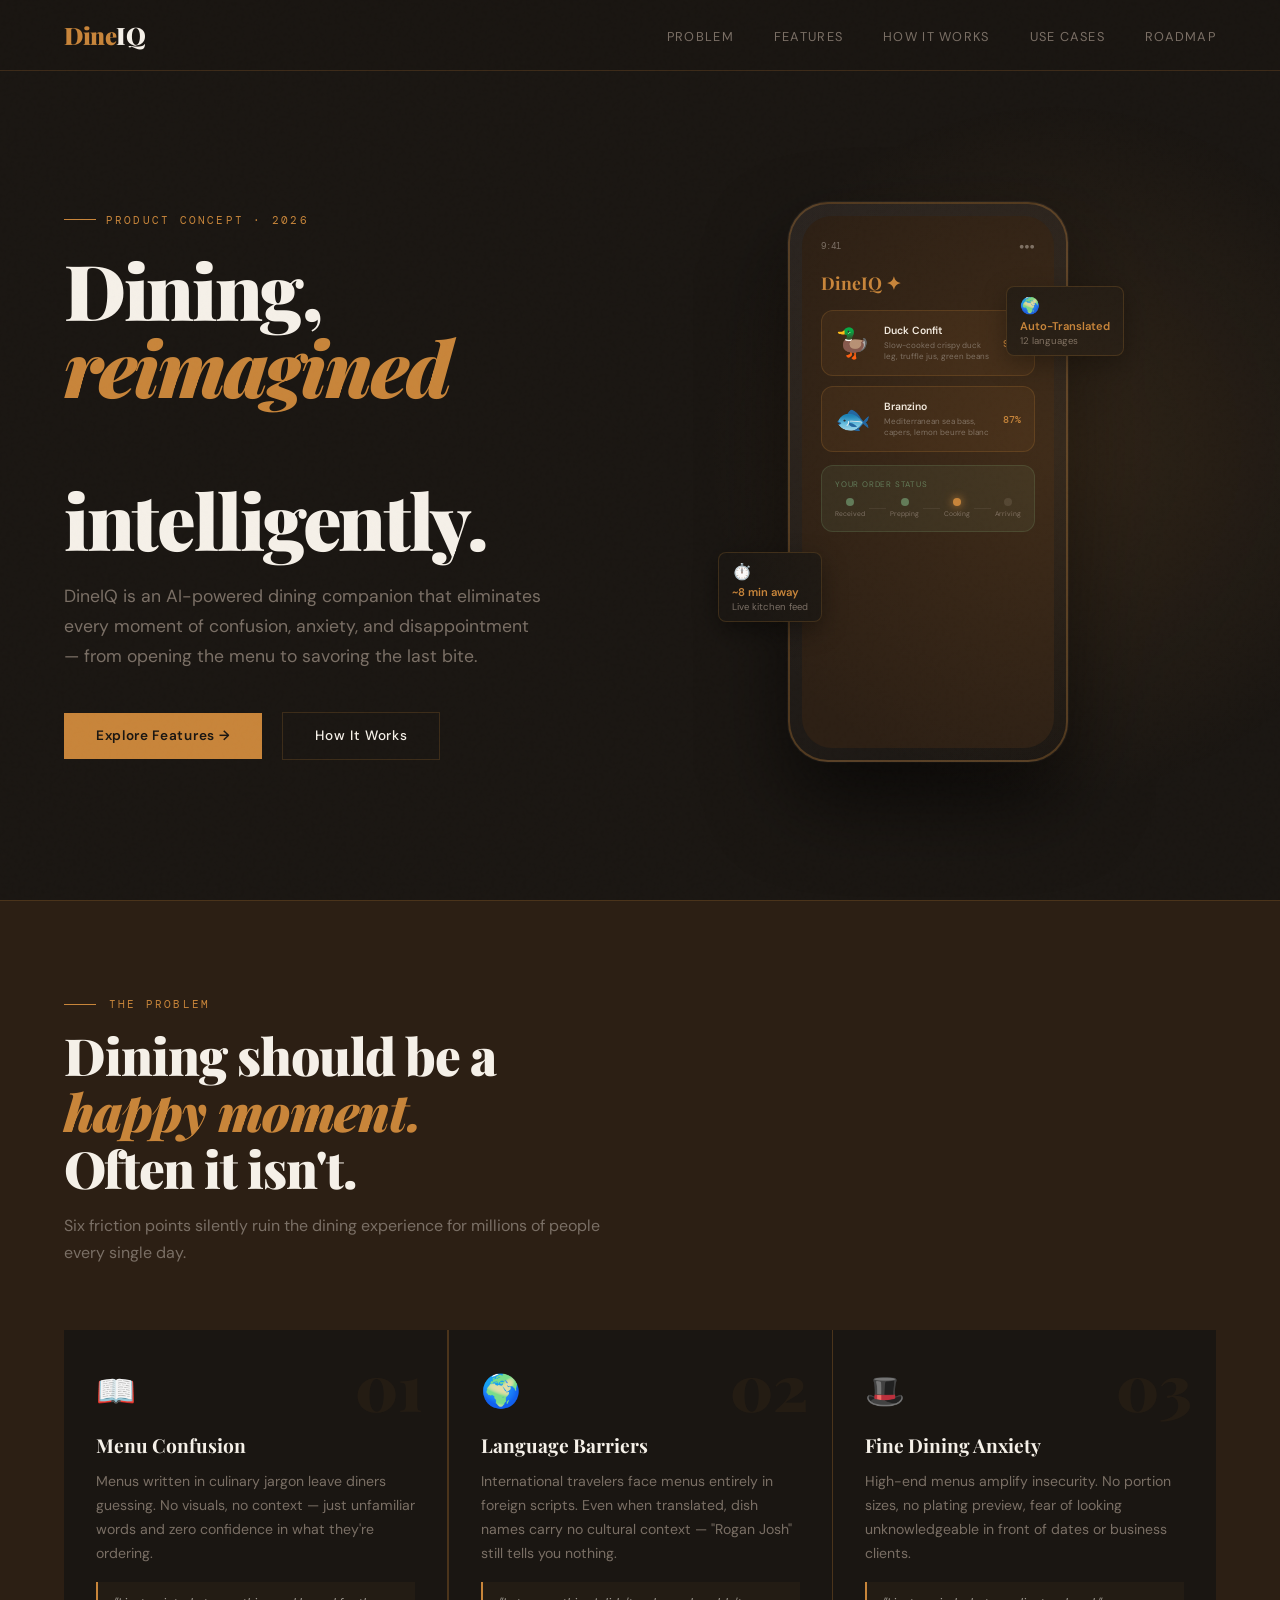
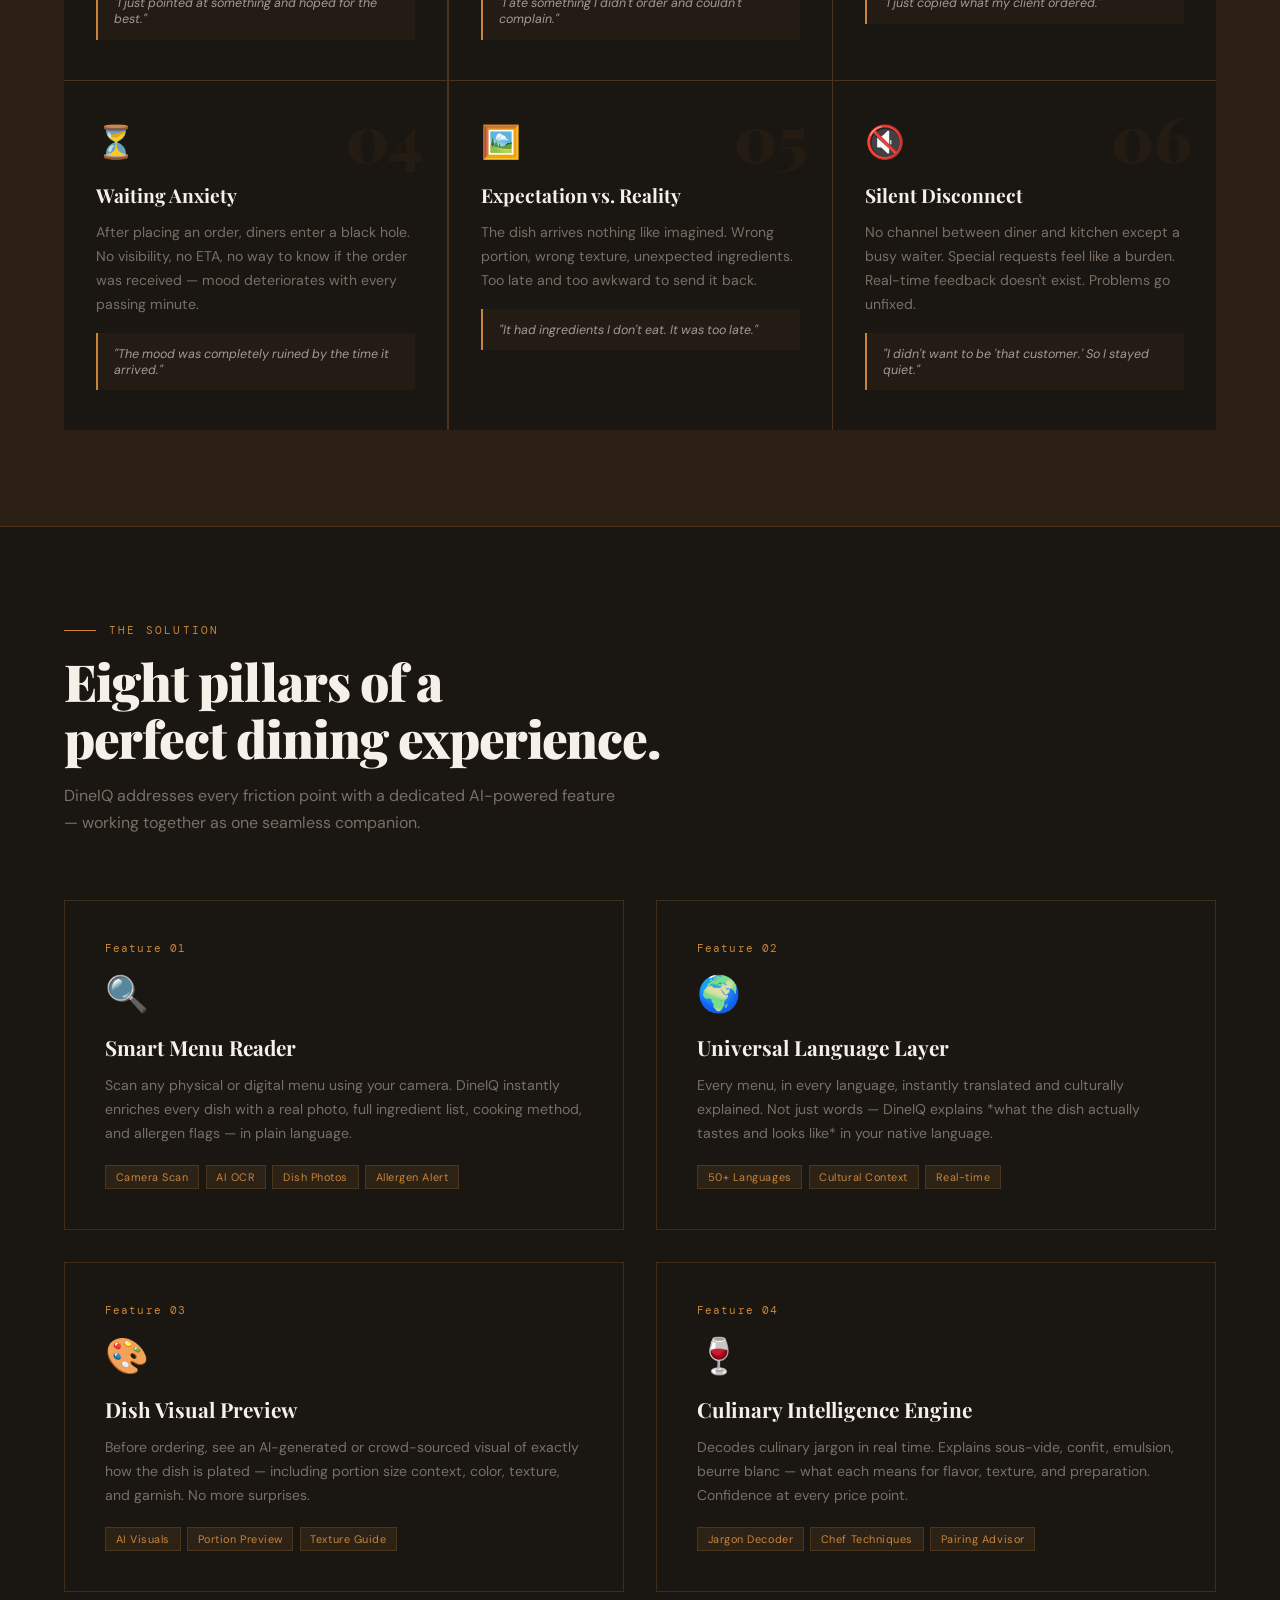
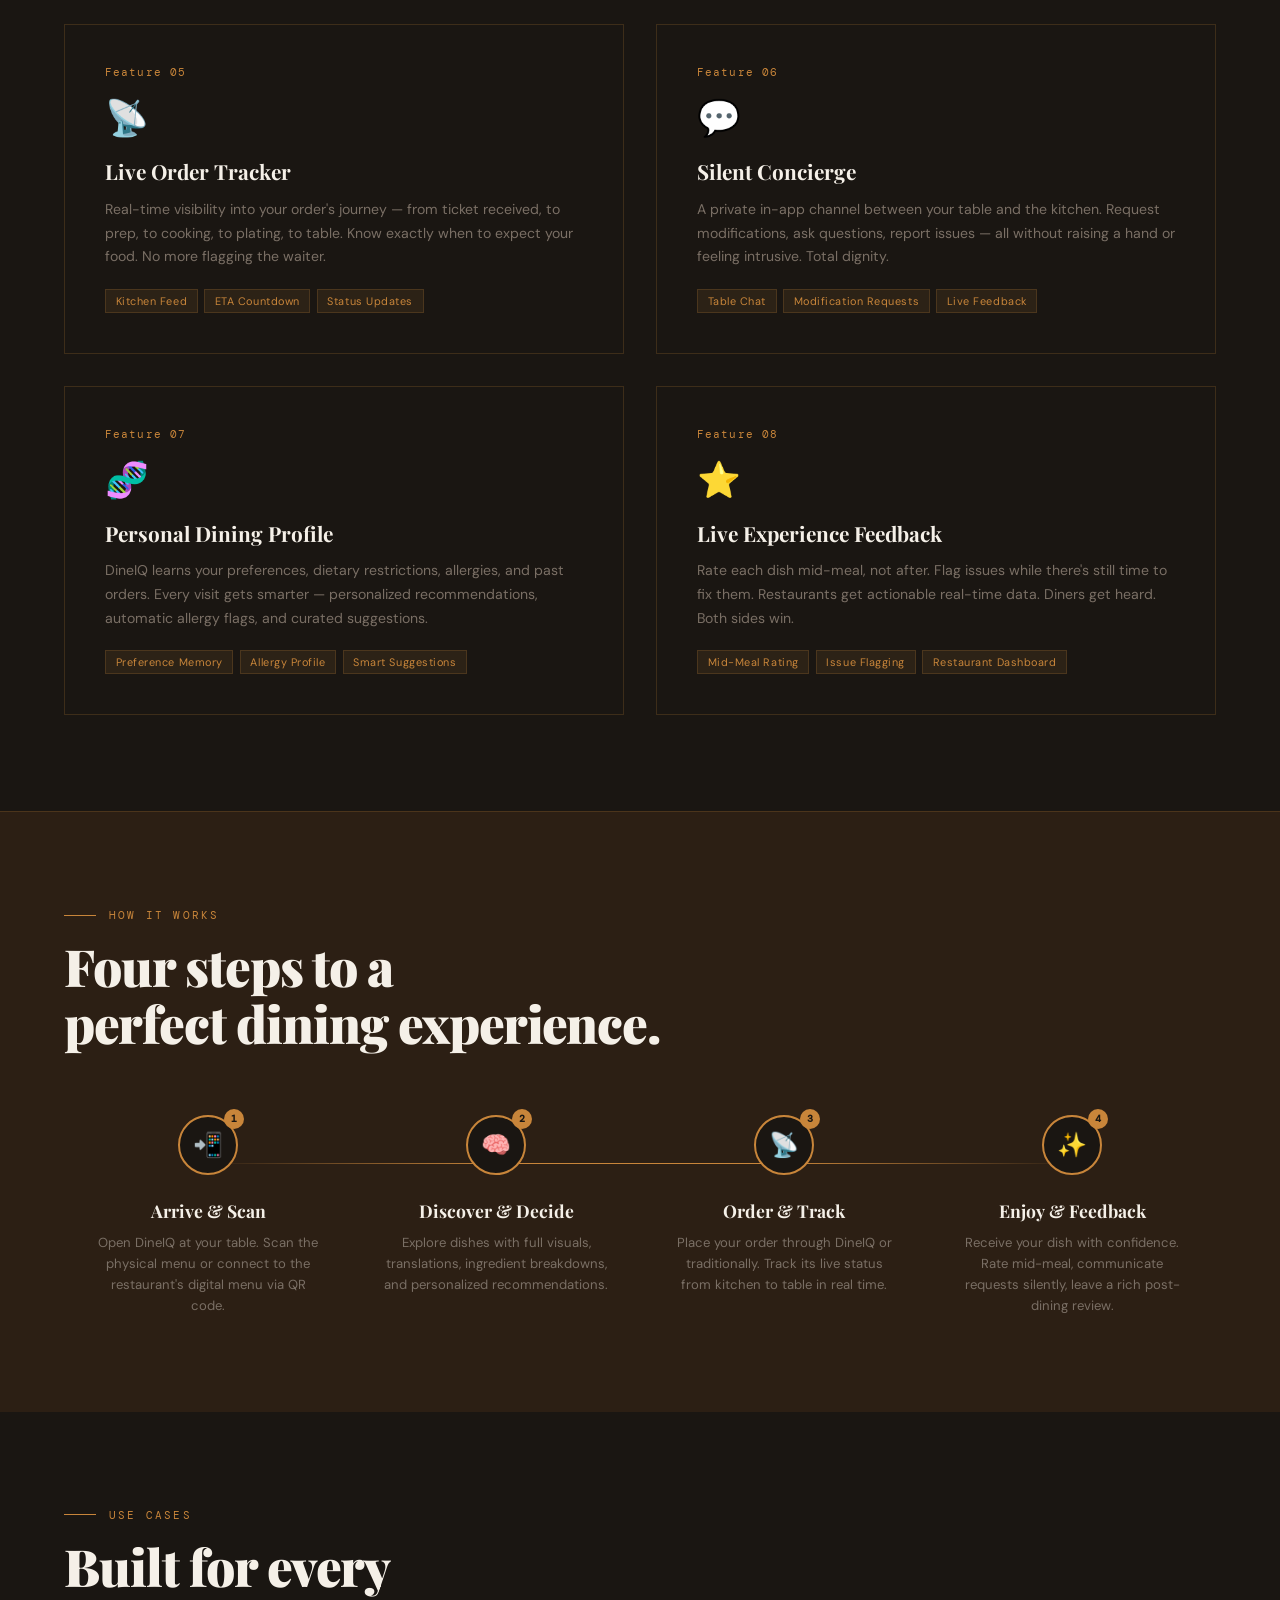
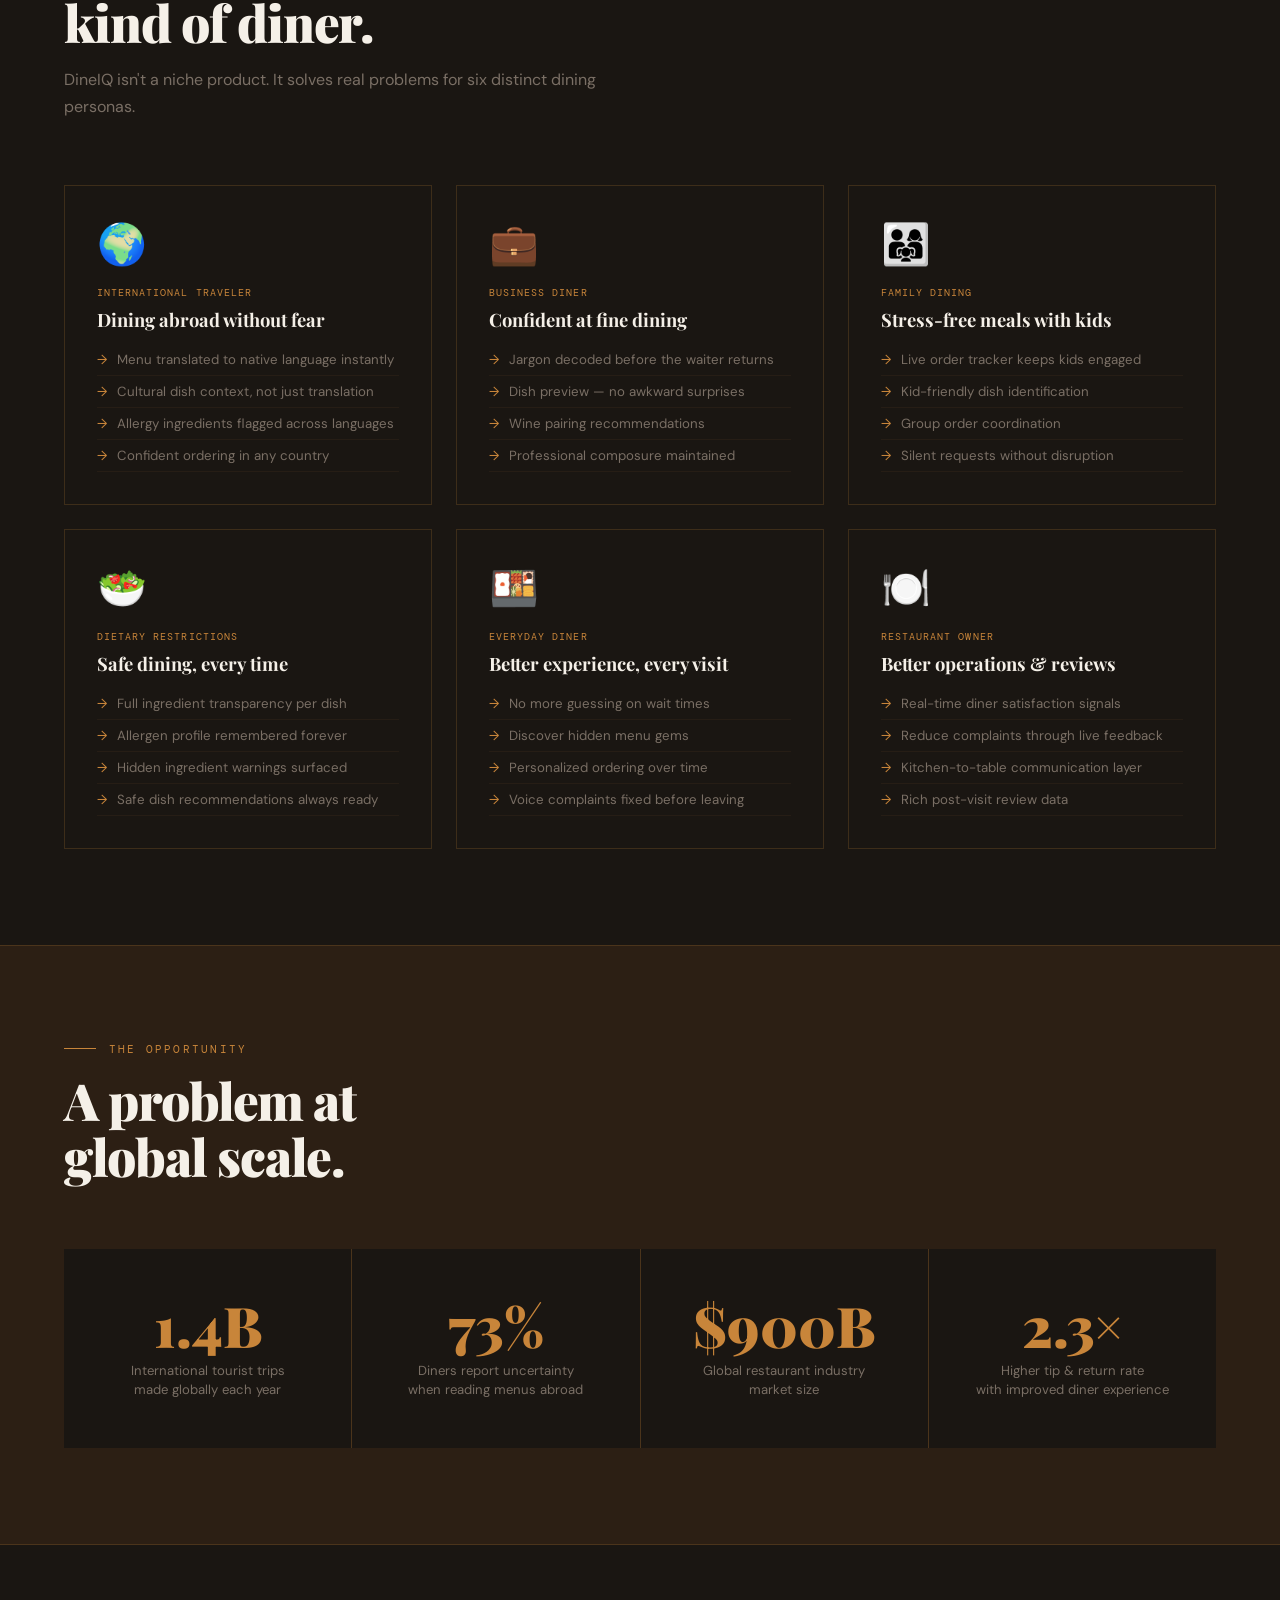
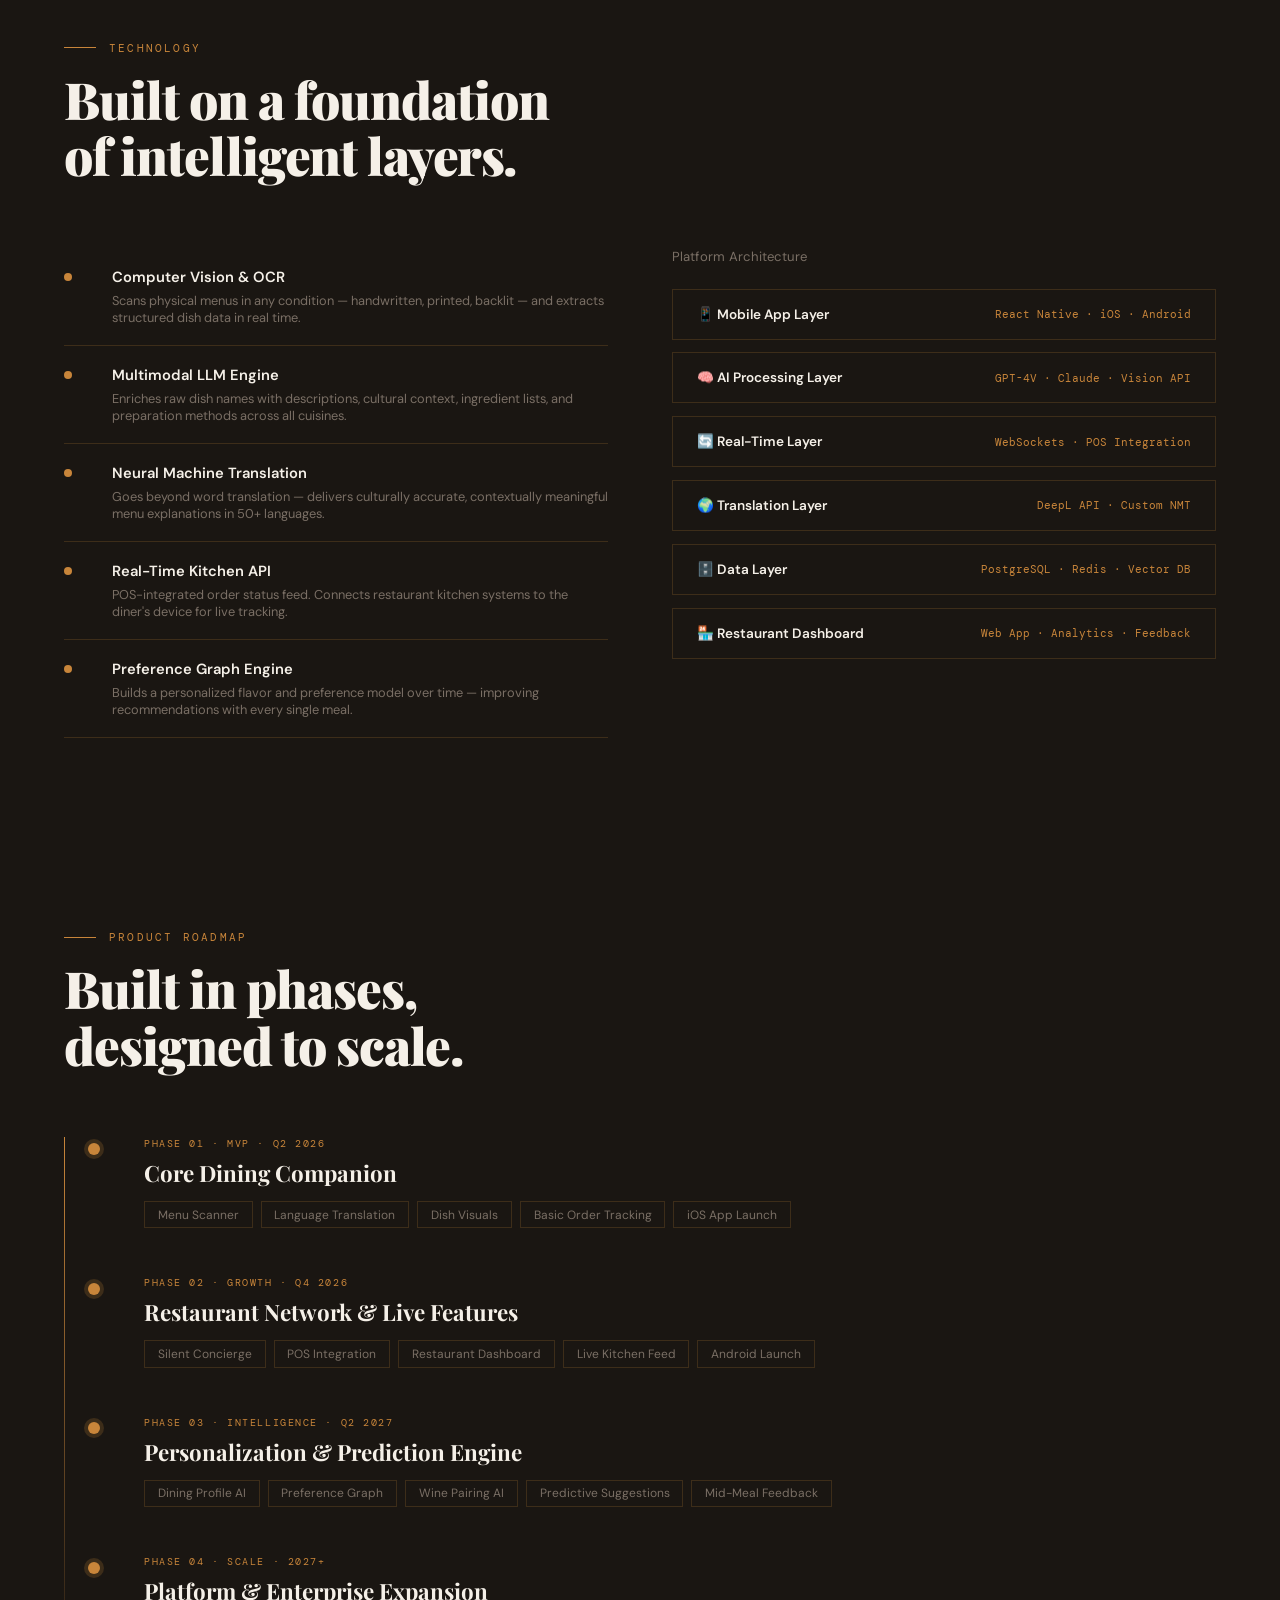
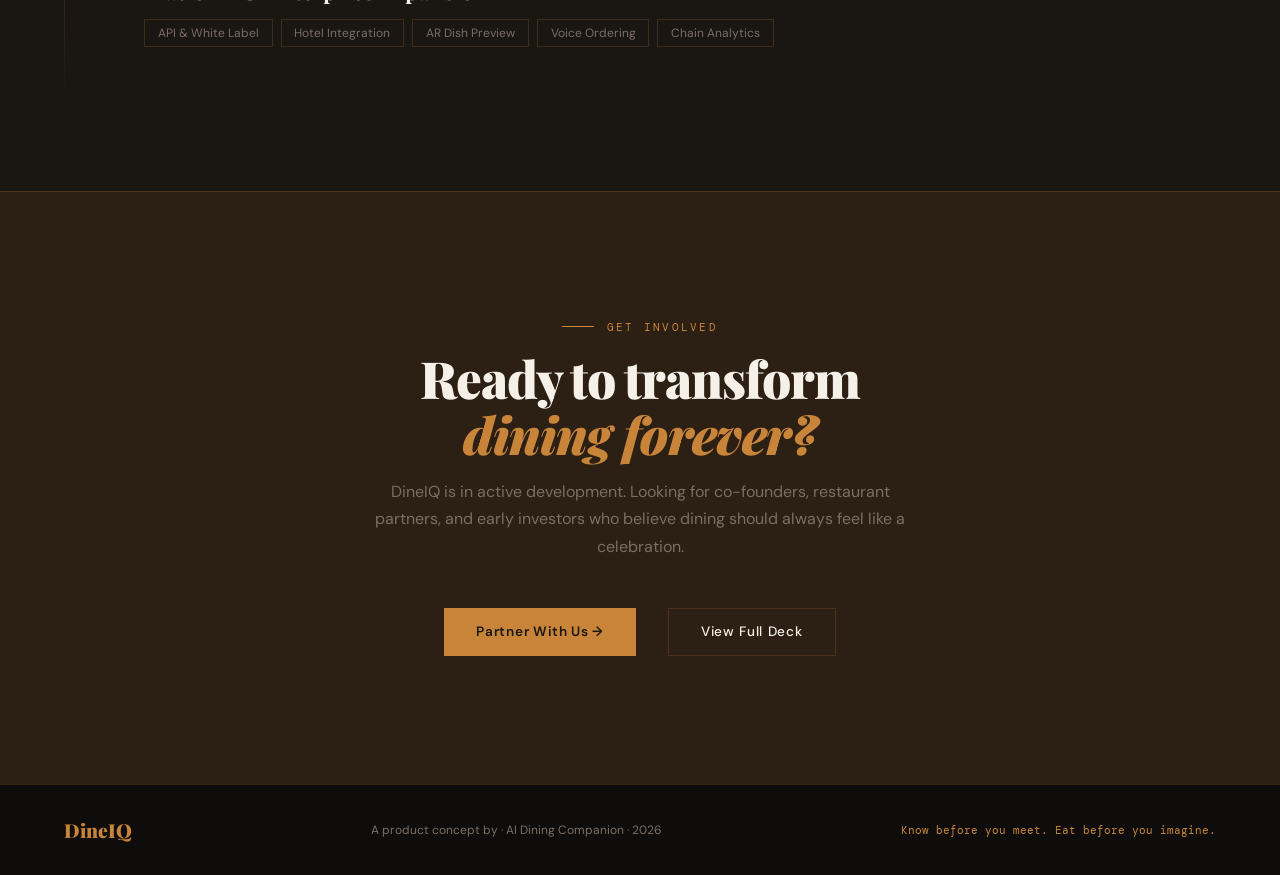
<file: public/documents/dineiq_portfolio.html>
<!DOCTYPE html>
<html lang="en">
<head>
<meta charset="UTF-8"/>
<meta name="viewport" content="width=device-width, initial-scale=1.0"/>
<title>DineIQ — AI Dining Companion</title>
<link href="https://fonts.googleapis.com/css2?family=Playfair+Display:ital,wght@0,400;0,700;0,900;1,400;1,700&family=DM+Sans:wght@300;400;500;600&family=DM+Mono:wght@400;500&display=swap" rel="stylesheet"/>
<style>
  :root {
    --cream: #F5F0E8;
    --warm-white: #FDFAF4;
    --charcoal: #1A1612;
    --deep-brown: #2C1F14;
    --amber: #C8853A;
    --amber-light: #E8A857;
    --amber-glow: rgba(200,133,58,0.15);
    --rust: #A0432A;
    --sage: #5C7A5A;
    --muted: #7A6F65;
    --border: rgba(200,133,58,0.2);
  }

  * { margin: 0; padding: 0; box-sizing: border-box; }

  html { scroll-behavior: smooth; }

  body {
    font-family: 'DM Sans', sans-serif;
    background: var(--charcoal);
    color: var(--cream);
    overflow-x: hidden;
  }

  /* ── NOISE TEXTURE OVERLAY ── */
  body::before {
    content: '';
    position: fixed;
    inset: 0;
    background-image: url("data:image/svg+xml,%3Csvg viewBox='0 0 256 256' xmlns='http://www.w3.org/2000/svg'%3E%3Cfilter id='noise'%3E%3CfeTurbulence type='fractalNoise' baseFrequency='0.9' numOctaves='4' stitchTiles='stitch'/%3E%3C/filter%3E%3Crect width='100%25' height='100%25' filter='url(%23noise)' opacity='0.04'/%3E%3C/svg%3E");
    pointer-events: none;
    z-index: 1000;
    opacity: 0.4;
  }

  /* ── NAV ── */
  nav {
    position: fixed; top: 0; width: 100%; z-index: 99;
    padding: 1.2rem 4rem;
    display: flex; justify-content: space-between; align-items: center;
    background: rgba(26,22,18,0.85);
    backdrop-filter: blur(20px);
    border-bottom: 1px solid var(--border);
  }
  .nav-logo {
    font-family: 'Playfair Display', serif;
    font-size: 1.5rem; font-weight: 900;
    color: var(--amber);
    letter-spacing: -0.02em;
  }
  .nav-logo span { color: var(--cream); }
  .nav-links { display: flex; gap: 2.5rem; list-style: none; }
  .nav-links a {
    font-size: 0.8rem; letter-spacing: 0.1em; text-transform: uppercase;
    color: var(--muted); text-decoration: none;
    transition: color 0.3s;
  }
  .nav-links a:hover { color: var(--amber); }

  /* ── HERO ── */
  .hero {
    min-height: 100vh;
    display: grid; grid-template-columns: 1fr 1fr;
    align-items: center;
    padding: 8rem 4rem 4rem;
    position: relative;
    overflow: hidden;
  }
  .hero::after {
    content: '';
    position: absolute;
    right: -10%; top: 50%; transform: translateY(-50%);
    width: 55vw; height: 55vw;
    background: radial-gradient(circle, rgba(200,133,58,0.12) 0%, transparent 70%);
    pointer-events: none;
  }
  .hero-eyebrow {
    display: inline-flex; align-items: center; gap: 0.6rem;
    font-family: 'DM Mono', monospace;
    font-size: 0.7rem; letter-spacing: 0.2em; text-transform: uppercase;
    color: var(--amber); margin-bottom: 1.5rem;
  }
  .hero-eyebrow::before {
    content: ''; display: block;
    width: 2rem; height: 1px; background: var(--amber);
  }
  .hero-title {
    font-family: 'Playfair Display', serif;
    font-size: clamp(3.5rem, 6vw, 6rem);
    font-weight: 900; line-height: 1.0;
    letter-spacing: -0.03em;
    margin-bottom: 1.5rem;
  }
  .hero-title em {
    font-style: italic; color: var(--amber);
    display: block;
  }
  .hero-sub {
    font-size: 1.1rem; line-height: 1.7;
    color: var(--muted); max-width: 480px;
    margin-bottom: 2.5rem;
  }
  .hero-cta {
    display: inline-flex; align-items: center; gap: 0.8rem;
    padding: 0.9rem 2rem;
    background: var(--amber);
    color: var(--charcoal);
    font-size: 0.85rem; font-weight: 600; letter-spacing: 0.05em;
    text-decoration: none; border: none; cursor: pointer;
    transition: all 0.3s;
  }
  .hero-cta:hover { background: var(--amber-light); transform: translateY(-2px); }
  .hero-cta-ghost {
    display: inline-flex; align-items: center; gap: 0.8rem;
    padding: 0.9rem 2rem;
    border: 1px solid var(--border);
    color: var(--cream);
    font-size: 0.85rem; font-weight: 500; letter-spacing: 0.05em;
    text-decoration: none; margin-left: 1rem;
    transition: all 0.3s;
  }
  .hero-cta-ghost:hover { border-color: var(--amber); color: var(--amber); }

  .hero-visual {
    display: flex; justify-content: center; align-items: center;
    position: relative;
  }
  .phone-mockup {
    width: 280px; height: 560px;
    background: linear-gradient(145deg, #2A2420, #1A1612);
    border-radius: 40px;
    border: 2px solid rgba(200,133,58,0.3);
    position: relative; overflow: hidden;
    box-shadow: 0 40px 80px rgba(0,0,0,0.6), 0 0 0 1px rgba(255,255,255,0.05);
    animation: float 6s ease-in-out infinite;
  }
  @keyframes float {
    0%, 100% { transform: translateY(0px) rotate(-2deg); }
    50% { transform: translateY(-20px) rotate(-2deg); }
  }
  .phone-screen {
    position: absolute; inset: 12px;
    background: var(--deep-brown);
    border-radius: 30px; overflow: hidden;
    padding: 1.5rem 1.2rem;
  }
  .phone-status {
    display: flex; justify-content: space-between; align-items: center;
    margin-bottom: 1.2rem;
    font-family: 'DM Mono', monospace; font-size: 0.55rem;
    color: var(--muted);
  }
  .phone-title-bar {
    font-family: 'Playfair Display', serif;
    font-size: 1.1rem; color: var(--amber); margin-bottom: 1rem;
    font-weight: 700;
  }
  .dish-card {
    background: rgba(200,133,58,0.08);
    border: 1px solid var(--border);
    border-radius: 12px;
    padding: 0.8rem;
    margin-bottom: 0.6rem;
    display: flex; gap: 0.8rem; align-items: center;
  }
  .dish-emoji { font-size: 1.8rem; }
  .dish-info { flex: 1; }
  .dish-name { font-size: 0.65rem; font-weight: 600; color: var(--cream); margin-bottom: 0.2rem; }
  .dish-desc { font-size: 0.5rem; color: var(--muted); line-height: 1.4; }
  .dish-score {
    font-family: 'DM Mono', monospace; font-size: 0.6rem;
    color: var(--amber); font-weight: 500;
  }
  .order-tracker {
    background: rgba(92,122,90,0.15);
    border: 1px solid rgba(92,122,90,0.3);
    border-radius: 12px; padding: 0.8rem;
    margin-top: 0.8rem;
  }
  .tracker-label {
    font-size: 0.5rem; text-transform: uppercase; letter-spacing: 0.1em;
    color: var(--sage); margin-bottom: 0.6rem;
  }
  .tracker-steps {
    display: flex; justify-content: space-between; align-items: center;
  }
  .step { display: flex; flex-direction: column; align-items: center; gap: 0.2rem; }
  .step-dot {
    width: 8px; height: 8px; border-radius: 50%;
  }
  .step-dot.done { background: var(--sage); }
  .step-dot.active { background: var(--amber); box-shadow: 0 0 8px var(--amber); }
  .step-dot.pending { background: rgba(122,111,101,0.3); }
  .step-line { flex: 1; height: 1px; background: rgba(122,111,101,0.2); margin: 0 4px; align-self: center; }
  .step-label { font-size: 0.42rem; color: var(--muted); }

  .floating-tag {
    position: absolute;
    background: var(--charcoal);
    border: 1px solid var(--border);
    padding: 0.5rem 0.8rem;
    border-radius: 8px;
    font-size: 0.7rem;
    box-shadow: 0 8px 24px rgba(0,0,0,0.4);
  }
  .floating-tag-1 { top: 15%; right: -20%; animation: float2 5s ease-in-out infinite; }
  .floating-tag-2 { bottom: 25%; left: -25%; animation: float2 7s ease-in-out infinite reverse; }
  @keyframes float2 {
    0%, 100% { transform: translateY(0); }
    50% { transform: translateY(-10px); }
  }
  .tag-icon { font-size: 1rem; margin-bottom: 0.2rem; }
  .tag-text { color: var(--amber); font-weight: 600; display: block; }
  .tag-sub { color: var(--muted); font-size: 0.6rem; }

  /* ── SECTION BASE ── */
  section { padding: 6rem 4rem; }
  .section-label {
    font-family: 'DM Mono', monospace;
    font-size: 0.7rem; letter-spacing: 0.2em; text-transform: uppercase;
    color: var(--amber); margin-bottom: 1rem;
    display: flex; align-items: center; gap: 0.8rem;
  }
  .section-label::before {
    content: ''; display: block;
    width: 2rem; height: 1px; background: var(--amber);
  }
  .section-title {
    font-family: 'Playfair Display', serif;
    font-size: clamp(2.2rem, 4vw, 3.5rem);
    font-weight: 900; line-height: 1.1;
    letter-spacing: -0.02em;
    margin-bottom: 1rem;
  }
  .section-sub {
    font-size: 1rem; line-height: 1.7;
    color: var(--muted); max-width: 560px;
  }

  /* ── PROBLEM SECTION ── */
  .problem-section {
    background: var(--deep-brown);
    border-top: 1px solid var(--border);
    border-bottom: 1px solid var(--border);
  }
  .problem-grid {
    display: grid; grid-template-columns: repeat(3, 1fr);
    gap: 1.5px;
    margin-top: 4rem;
    background: var(--border);
  }
  .problem-card {
    background: var(--charcoal);
    padding: 2.5rem 2rem;
    position: relative; overflow: hidden;
    transition: background 0.3s;
  }
  .problem-card:hover { background: rgba(200,133,58,0.05); }
  .problem-card::before {
    content: attr(data-num);
    position: absolute; top: 1.5rem; right: 1.5rem;
    font-family: 'Playfair Display', serif;
    font-size: 4rem; font-weight: 900; line-height: 1;
    color: rgba(200,133,58,0.06);
  }
  .problem-icon { font-size: 2rem; margin-bottom: 1.2rem; }
  .problem-title {
    font-family: 'Playfair Display', serif;
    font-size: 1.2rem; font-weight: 700;
    margin-bottom: 0.8rem;
  }
  .problem-desc {
    font-size: 0.88rem; line-height: 1.7;
    color: var(--muted);
  }
  .problem-quote {
    margin-top: 1rem;
    padding: 0.8rem 1rem;
    border-left: 2px solid var(--amber);
    font-size: 0.78rem; font-style: italic;
    color: rgba(245,240,232,0.6);
    background: rgba(200,133,58,0.05);
  }

  /* ── SOLUTION SECTION ── */
  .solution-section { background: var(--charcoal); }
  .features-grid {
    display: grid; grid-template-columns: repeat(2, 1fr);
    gap: 2rem; margin-top: 4rem;
  }
  .feature-card {
    padding: 2.5rem;
    border: 1px solid var(--border);
    position: relative;
    transition: all 0.3s;
    overflow: hidden;
  }
  .feature-card::after {
    content: '';
    position: absolute; bottom: 0; left: 0;
    width: 100%; height: 2px;
    background: linear-gradient(90deg, var(--amber), transparent);
    transform: scaleX(0); transform-origin: left;
    transition: transform 0.4s;
  }
  .feature-card:hover::after { transform: scaleX(1); }
  .feature-card:hover { background: rgba(200,133,58,0.03); }
  .feature-num {
    font-family: 'DM Mono', monospace;
    font-size: 0.7rem; color: var(--amber);
    letter-spacing: 0.1em; margin-bottom: 1rem;
  }
  .feature-icon { font-size: 2.2rem; margin-bottom: 1rem; }
  .feature-title {
    font-family: 'Playfair Display', serif;
    font-size: 1.3rem; font-weight: 700;
    margin-bottom: 0.8rem;
  }
  .feature-desc {
    font-size: 0.88rem; line-height: 1.7; color: var(--muted);
    margin-bottom: 1.2rem;
  }
  .feature-tags { display: flex; flex-wrap: wrap; gap: 0.4rem; }
  .tag {
    font-size: 0.68rem; padding: 0.25rem 0.6rem;
    background: rgba(200,133,58,0.1);
    border: 1px solid rgba(200,133,58,0.2);
    color: var(--amber); letter-spacing: 0.05em;
  }

  /* ── HOW IT WORKS ── */
  .how-section {
    background: var(--deep-brown);
    border-top: 1px solid var(--border);
  }
  .steps-container {
    display: grid; grid-template-columns: repeat(4, 1fr);
    gap: 0; margin-top: 4rem;
    position: relative;
  }
  .steps-container::before {
    content: '';
    position: absolute; top: 3rem; left: 12.5%; right: 12.5%;
    height: 1px; background: linear-gradient(90deg, transparent, var(--amber), var(--amber), transparent);
    z-index: 0;
  }
  .step-item {
    padding: 0 2rem;
    display: flex; flex-direction: column; align-items: center;
    text-align: center; position: relative; z-index: 1;
  }
  .step-circle {
    width: 60px; height: 60px; border-radius: 50%;
    background: var(--charcoal);
    border: 2px solid var(--amber);
    display: flex; align-items: center; justify-content: center;
    font-size: 1.5rem; margin-bottom: 1.5rem;
    position: relative;
  }
  .step-circle::before {
    content: attr(data-step);
    position: absolute; top: -8px; right: -8px;
    width: 20px; height: 20px; border-radius: 50%;
    background: var(--amber); color: var(--charcoal);
    font-family: 'DM Mono', monospace;
    font-size: 0.6rem; font-weight: 600;
    display: flex; align-items: center; justify-content: center;
  }
  .step-item-title {
    font-family: 'Playfair Display', serif;
    font-size: 1.1rem; font-weight: 700; margin-bottom: 0.6rem;
  }
  .step-item-desc {
    font-size: 0.82rem; line-height: 1.6; color: var(--muted);
  }

  /* ── USE CASES ── */
  .usecases-section { background: var(--charcoal); }
  .usecases-grid {
    display: grid; grid-template-columns: repeat(3, 1fr);
    gap: 1.5rem; margin-top: 4rem;
  }
  .usecase-card {
    padding: 2rem;
    border: 1px solid var(--border);
    transition: all 0.3s;
  }
  .usecase-card:hover {
    border-color: var(--amber);
    transform: translateY(-4px);
  }
  .usecase-emoji { font-size: 2.5rem; margin-bottom: 1rem; }
  .usecase-who {
    font-family: 'DM Mono', monospace;
    font-size: 0.65rem; color: var(--amber);
    letter-spacing: 0.1em; text-transform: uppercase;
    margin-bottom: 0.5rem;
  }
  .usecase-title {
    font-family: 'Playfair Display', serif;
    font-size: 1.15rem; font-weight: 700; margin-bottom: 0.8rem;
  }
  .usecase-points { list-style: none; }
  .usecase-points li {
    font-size: 0.83rem; line-height: 1.6; color: var(--muted);
    padding: 0.3rem 0;
    border-bottom: 1px solid rgba(200,133,58,0.07);
    display: flex; gap: 0.6rem;
  }
  .usecase-points li::before { content: '→'; color: var(--amber); flex-shrink: 0; }

  /* ── IMPACT STATS ── */
  .impact-section {
    background: var(--deep-brown);
    border-top: 1px solid var(--border);
    border-bottom: 1px solid var(--border);
  }
  .stats-row {
    display: grid; grid-template-columns: repeat(4, 1fr);
    gap: 1px; background: var(--border);
    margin-top: 4rem;
  }
  .stat-box {
    background: var(--charcoal);
    padding: 3rem 2rem; text-align: center;
  }
  .stat-num {
    font-family: 'Playfair Display', serif;
    font-size: 3.5rem; font-weight: 900;
    color: var(--amber); line-height: 1;
    margin-bottom: 0.5rem;
  }
  .stat-label {
    font-size: 0.82rem; color: var(--muted); line-height: 1.5;
  }

  /* ── TECH ── */
  .tech-section { background: var(--charcoal); }
  .tech-grid {
    display: grid; grid-template-columns: 1fr 1fr;
    gap: 4rem; margin-top: 4rem; align-items: start;
  }
  .tech-list { list-style: none; }
  .tech-list li {
    padding: 1.2rem 0;
    border-bottom: 1px solid var(--border);
    display: grid; grid-template-columns: 2rem 1fr;
    gap: 1rem; align-items: start;
  }
  .tech-dot {
    width: 8px; height: 8px; background: var(--amber);
    border-radius: 50%; margin-top: 6px;
  }
  .tech-item-name {
    font-weight: 600; font-size: 0.92rem; margin-bottom: 0.3rem;
  }
  .tech-item-desc { font-size: 0.8rem; color: var(--muted); }
  .tech-layers { display: flex; flex-direction: column; gap: 0.8rem; }
  .layer {
    padding: 1rem 1.5rem;
    border: 1px solid var(--border);
    display: flex; justify-content: space-between; align-items: center;
  }
  .layer-name { font-size: 0.85rem; font-weight: 600; }
  .layer-tech {
    font-family: 'DM Mono', monospace; font-size: 0.7rem;
    color: var(--amber);
  }

  /* ── BUSINESS MODEL ── */
  .biz-section {
    background: var(--deep-brown);
    border-top: 1px solid var(--border);
  }
  .biz-grid {
    display: grid; grid-template-columns: repeat(3, 1fr);
    gap: 1.5rem; margin-top: 4rem;
  }
  .biz-card {
    padding: 2.5rem;
    border: 1px solid var(--border);
    position: relative;
  }
  .biz-card.highlight {
    border-color: var(--amber);
    background: rgba(200,133,58,0.05);
  }
  .biz-badge {
    position: absolute; top: -12px; left: 50%; transform: translateX(-50%);
    background: var(--amber); color: var(--charcoal);
    font-size: 0.65rem; font-weight: 700; letter-spacing: 0.1em;
    padding: 0.2rem 0.8rem; text-transform: uppercase;
  }
  .biz-tier {
    font-family: 'DM Mono', monospace; font-size: 0.7rem;
    color: var(--amber); letter-spacing: 0.1em; text-transform: uppercase;
    margin-bottom: 0.5rem;
  }
  .biz-price {
    font-family: 'Playfair Display', serif;
    font-size: 2.2rem; font-weight: 900;
    margin-bottom: 0.3rem;
  }
  .biz-price span { font-size: 1rem; color: var(--muted); font-weight: 300; }
  .biz-who { font-size: 0.8rem; color: var(--muted); margin-bottom: 1.5rem; }
  .biz-features { list-style: none; }
  .biz-features li {
    font-size: 0.82rem; padding: 0.4rem 0;
    color: var(--muted); display: flex; gap: 0.6rem;
  }
  .biz-features li::before { content: '✓'; color: var(--sage); flex-shrink: 0; }

  /* ── ROADMAP ── */
  .roadmap-section { background: var(--charcoal); }
  .roadmap-timeline {
    margin-top: 4rem;
    position: relative;
    padding-left: 3rem;
  }
  .roadmap-timeline::before {
    content: '';
    position: absolute; left: 0; top: 0; bottom: 0;
    width: 1px; background: linear-gradient(180deg, var(--amber), transparent);
  }
  .roadmap-item {
    position: relative; padding: 0 0 3rem 2rem;
  }
  .roadmap-item::before {
    content: '';
    position: absolute; left: -1.5rem; top: 0.4rem;
    width: 12px; height: 12px; border-radius: 50%;
    background: var(--amber);
    box-shadow: 0 0 0 4px rgba(200,133,58,0.2);
  }
  .roadmap-phase {
    font-family: 'DM Mono', monospace; font-size: 0.65rem;
    color: var(--amber); letter-spacing: 0.15em;
    text-transform: uppercase; margin-bottom: 0.5rem;
  }
  .roadmap-title {
    font-family: 'Playfair Display', serif;
    font-size: 1.4rem; font-weight: 700; margin-bottom: 0.8rem;
  }
  .roadmap-items { display: flex; flex-wrap: wrap; gap: 0.5rem; }
  .roadmap-tag {
    font-size: 0.75rem; padding: 0.3rem 0.8rem;
    border: 1px solid var(--border); color: var(--muted);
  }

  /* ── CTA ── */
  .cta-section {
    background: var(--deep-brown);
    border-top: 1px solid var(--border);
    text-align: center; padding: 8rem 4rem;
  }
  .cta-section .section-title { margin: 0 auto 1rem; }
  .cta-section .section-sub { margin: 0 auto 3rem; text-align: center; }
  .cta-buttons { display: flex; justify-content: center; gap: 1rem; }

  /* ── FOOTER ── */
  footer {
    background: #0F0D0B;
    padding: 2rem 4rem;
    display: flex; justify-content: space-between; align-items: center;
    border-top: 1px solid var(--border);
  }
  .footer-brand {
    font-family: 'Playfair Display', serif;
    font-size: 1.2rem; font-weight: 900; color: var(--amber);
  }
  .footer-copy { font-size: 0.75rem; color: var(--muted); }

  /* ── ANIMATE IN ── */
  .fade-up {
    opacity: 0; transform: translateY(30px);
    animation: fadeUp 0.8s ease forwards;
  }
  @keyframes fadeUp {
    to { opacity: 1; transform: translateY(0); }
  }
  .delay-1 { animation-delay: 0.2s; }
  .delay-2 { animation-delay: 0.4s; }
  .delay-3 { animation-delay: 0.6s; }
  .delay-4 { animation-delay: 0.8s; }

  @media (max-width: 900px) {
    nav { padding: 1rem 1.5rem; }
    .nav-links { display: none; }
    .hero { grid-template-columns: 1fr; padding: 7rem 1.5rem 3rem; }
    .hero-visual { display: none; }
    section { padding: 4rem 1.5rem; }
    .problem-grid, .features-grid, .usecases-grid, .biz-grid,
    .steps-container, .stats-row, .tech-grid { grid-template-columns: 1fr; }
    .steps-container::before { display: none; }
    footer { flex-direction: column; gap: 1rem; text-align: center; }
  }
</style>
</head>
<body>

<!-- NAV -->
<nav>
  <div class="nav-logo">Dine<span>IQ</span></div>
  <ul class="nav-links">
    <li><a href="#problem">Problem</a></li>
    <li><a href="#solution">Features</a></li>
    <li><a href="#how">How It Works</a></li>
    <li><a href="#usecases">Use Cases</a></li>
    <li><a href="#roadmap">Roadmap</a></li>
  </ul>
</nav>

<!-- HERO -->
<section class="hero">
  <div>
    <div class="hero-eyebrow fade-up">Product Concept · 2026</div>
    <h1 class="hero-title fade-up delay-1">
      Dining,<br>
      <em>reimagined</em><br>
      intelligently.
    </h1>
    <p class="hero-sub fade-up delay-2">
      DineIQ is an AI-powered dining companion that eliminates every moment of confusion, 
      anxiety, and disappointment — from opening the menu to savoring the last bite.
    </p>
    <div class="fade-up delay-3">
      <a href="#solution" class="hero-cta">Explore Features →</a>
      <a href="#how" class="hero-cta-ghost">How It Works</a>
    </div>
  </div>
  <div class="hero-visual fade-up delay-2">
    <div style="position:relative;">
      <div class="phone-mockup">
        <div class="phone-screen">
          <div class="phone-status">
            <span>9:41</span><span>●●●</span>
          </div>
          <div class="phone-title-bar">DineIQ ✦</div>
          <div class="dish-card">
            <div class="dish-emoji">🦆</div>
            <div class="dish-info">
              <div class="dish-name">Duck Confit</div>
              <div class="dish-desc">Slow-cooked crispy duck leg, truffle jus, green beans</div>
            </div>
            <div class="dish-score">94%</div>
          </div>
          <div class="dish-card">
            <div class="dish-emoji">🐟</div>
            <div class="dish-info">
              <div class="dish-name">Branzino</div>
              <div class="dish-desc">Mediterranean sea bass, capers, lemon beurre blanc</div>
            </div>
            <div class="dish-score">87%</div>
          </div>
          <div class="order-tracker">
            <div class="tracker-label">Your Order Status</div>
            <div class="tracker-steps">
              <div class="step">
                <div class="step-dot done"></div>
                <div class="step-label">Received</div>
              </div>
              <div class="step-line"></div>
              <div class="step">
                <div class="step-dot done"></div>
                <div class="step-label">Prepping</div>
              </div>
              <div class="step-line"></div>
              <div class="step">
                <div class="step-dot active"></div>
                <div class="step-label">Cooking</div>
              </div>
              <div class="step-line"></div>
              <div class="step">
                <div class="step-dot pending"></div>
                <div class="step-label">Arriving</div>
              </div>
            </div>
          </div>
        </div>
      </div>
      <div class="floating-tag floating-tag-1">
        <div class="tag-icon">🌍</div>
        <span class="tag-text">Auto-Translated</span>
        <span class="tag-sub">12 languages</span>
      </div>
      <div class="floating-tag floating-tag-2">
        <div class="tag-icon">⏱️</div>
        <span class="tag-text">~8 min away</span>
        <span class="tag-sub">Live kitchen feed</span>
      </div>
    </div>
  </div>
</section>

<!-- PROBLEM -->
<section class="problem-section" id="problem">
  <div class="section-label">The Problem</div>
  <h2 class="section-title">Dining should be a<br><em style="color:var(--amber);font-style:italic;">happy moment.</em><br>Often it isn't.</h2>
  <p class="section-sub">Six friction points silently ruin the dining experience for millions of people every single day.</p>
  <div class="problem-grid">
    <div class="problem-card" data-num="01">
      <div class="problem-icon">📖</div>
      <div class="problem-title">Menu Confusion</div>
      <div class="problem-desc">Menus written in culinary jargon leave diners guessing. No visuals, no context — just unfamiliar words and zero confidence in what they're ordering.</div>
      <div class="problem-quote">"I just pointed at something and hoped for the best."</div>
    </div>
    <div class="problem-card" data-num="02">
      <div class="problem-icon">🌍</div>
      <div class="problem-title">Language Barriers</div>
      <div class="problem-desc">International travelers face menus entirely in foreign scripts. Even when translated, dish names carry no cultural context — "Rogan Josh" still tells you nothing.</div>
      <div class="problem-quote">"I ate something I didn't order and couldn't complain."</div>
    </div>
    <div class="problem-card" data-num="03">
      <div class="problem-icon">🎩</div>
      <div class="problem-title">Fine Dining Anxiety</div>
      <div class="problem-desc">High-end menus amplify insecurity. No portion sizes, no plating preview, fear of looking unknowledgeable in front of dates or business clients.</div>
      <div class="problem-quote">"I just copied what my client ordered."</div>
    </div>
    <div class="problem-card" data-num="04">
      <div class="problem-icon">⏳</div>
      <div class="problem-title">Waiting Anxiety</div>
      <div class="problem-desc">After placing an order, diners enter a black hole. No visibility, no ETA, no way to know if the order was received — mood deteriorates with every passing minute.</div>
      <div class="problem-quote">"The mood was completely ruined by the time it arrived."</div>
    </div>
    <div class="problem-card" data-num="05">
      <div class="problem-icon">🖼️</div>
      <div class="problem-title">Expectation vs. Reality</div>
      <div class="problem-desc">The dish arrives nothing like imagined. Wrong portion, wrong texture, unexpected ingredients. Too late and too awkward to send it back.</div>
      <div class="problem-quote">"It had ingredients I don't eat. It was too late."</div>
    </div>
    <div class="problem-card" data-num="06">
      <div class="problem-icon">🔇</div>
      <div class="problem-title">Silent Disconnect</div>
      <div class="problem-desc">No channel between diner and kitchen except a busy waiter. Special requests feel like a burden. Real-time feedback doesn't exist. Problems go unfixed.</div>
      <div class="problem-quote">"I didn't want to be 'that customer.' So I stayed quiet."</div>
    </div>
  </div>
</section>

<!-- SOLUTION / FEATURES -->
<section class="solution-section" id="solution">
  <div class="section-label">The Solution</div>
  <h2 class="section-title">Eight pillars of a<br>perfect dining experience.</h2>
  <p class="section-sub">DineIQ addresses every friction point with a dedicated AI-powered feature — working together as one seamless companion.</p>
  <div class="features-grid">

    <div class="feature-card">
      <div class="feature-num">Feature 01</div>
      <div class="feature-icon">🔍</div>
      <div class="feature-title">Smart Menu Reader</div>
      <div class="feature-desc">Scan any physical or digital menu using your camera. DineIQ instantly enriches every dish with a real photo, full ingredient list, cooking method, and allergen flags — in plain language.</div>
      <div class="feature-tags">
        <span class="tag">Camera Scan</span>
        <span class="tag">AI OCR</span>
        <span class="tag">Dish Photos</span>
        <span class="tag">Allergen Alert</span>
      </div>
    </div>

    <div class="feature-card">
      <div class="feature-num">Feature 02</div>
      <div class="feature-icon">🌍</div>
      <div class="feature-title">Universal Language Layer</div>
      <div class="feature-desc">Every menu, in every language, instantly translated and culturally explained. Not just words — DineIQ explains *what the dish actually tastes and looks like* in your native language.</div>
      <div class="feature-tags">
        <span class="tag">50+ Languages</span>
        <span class="tag">Cultural Context</span>
        <span class="tag">Real-time</span>
      </div>
    </div>

    <div class="feature-card">
      <div class="feature-num">Feature 03</div>
      <div class="feature-icon">🎨</div>
      <div class="feature-title">Dish Visual Preview</div>
      <div class="feature-desc">Before ordering, see an AI-generated or crowd-sourced visual of exactly how the dish is plated — including portion size context, color, texture, and garnish. No more surprises.</div>
      <div class="feature-tags">
        <span class="tag">AI Visuals</span>
        <span class="tag">Portion Preview</span>
        <span class="tag">Texture Guide</span>
      </div>
    </div>

    <div class="feature-card">
      <div class="feature-num">Feature 04</div>
      <div class="feature-icon">🍷</div>
      <div class="feature-title">Culinary Intelligence Engine</div>
      <div class="feature-desc">Decodes culinary jargon in real time. Explains sous-vide, confit, emulsion, beurre blanc — what each means for flavor, texture, and preparation. Confidence at every price point.</div>
      <div class="feature-tags">
        <span class="tag">Jargon Decoder</span>
        <span class="tag">Chef Techniques</span>
        <span class="tag">Pairing Advisor</span>
      </div>
    </div>

    <div class="feature-card">
      <div class="feature-num">Feature 05</div>
      <div class="feature-icon">📡</div>
      <div class="feature-title">Live Order Tracker</div>
      <div class="feature-desc">Real-time visibility into your order's journey — from ticket received, to prep, to cooking, to plating, to table. Know exactly when to expect your food. No more flagging the waiter.</div>
      <div class="feature-tags">
        <span class="tag">Kitchen Feed</span>
        <span class="tag">ETA Countdown</span>
        <span class="tag">Status Updates</span>
      </div>
    </div>

    <div class="feature-card">
      <div class="feature-num">Feature 06</div>
      <div class="feature-icon">💬</div>
      <div class="feature-title">Silent Concierge</div>
      <div class="feature-desc">A private in-app channel between your table and the kitchen. Request modifications, ask questions, report issues — all without raising a hand or feeling intrusive. Total dignity.</div>
      <div class="feature-tags">
        <span class="tag">Table Chat</span>
        <span class="tag">Modification Requests</span>
        <span class="tag">Live Feedback</span>
      </div>
    </div>

    <div class="feature-card">
      <div class="feature-num">Feature 07</div>
      <div class="feature-icon">🧬</div>
      <div class="feature-title">Personal Dining Profile</div>
      <div class="feature-desc">DineIQ learns your preferences, dietary restrictions, allergies, and past orders. Every visit gets smarter — personalized recommendations, automatic allergy flags, and curated suggestions.</div>
      <div class="feature-tags">
        <span class="tag">Preference Memory</span>
        <span class="tag">Allergy Profile</span>
        <span class="tag">Smart Suggestions</span>
      </div>
    </div>

    <div class="feature-card">
      <div class="feature-num">Feature 08</div>
      <div class="feature-icon">⭐</div>
      <div class="feature-title">Live Experience Feedback</div>
      <div class="feature-desc">Rate each dish mid-meal, not after. Flag issues while there's still time to fix them. Restaurants get actionable real-time data. Diners get heard. Both sides win.</div>
      <div class="feature-tags">
        <span class="tag">Mid-Meal Rating</span>
        <span class="tag">Issue Flagging</span>
        <span class="tag">Restaurant Dashboard</span>
      </div>
    </div>

  </div>
</section>

<!-- HOW IT WORKS -->
<section class="how-section" id="how">
  <div class="section-label">How It Works</div>
  <h2 class="section-title">Four steps to a<br>perfect dining experience.</h2>
  <div class="steps-container">
    <div class="step-item">
      <div class="step-circle" data-step="1">📲</div>
      <div class="step-item-title">Arrive & Scan</div>
      <div class="step-item-desc">Open DineIQ at your table. Scan the physical menu or connect to the restaurant's digital menu via QR code.</div>
    </div>
    <div class="step-item">
      <div class="step-circle" data-step="2">🧠</div>
      <div class="step-item-title">Discover & Decide</div>
      <div class="step-item-desc">Explore dishes with full visuals, translations, ingredient breakdowns, and personalized recommendations.</div>
    </div>
    <div class="step-item">
      <div class="step-circle" data-step="3">📡</div>
      <div class="step-item-title">Order & Track</div>
      <div class="step-item-desc">Place your order through DineIQ or traditionally. Track its live status from kitchen to table in real time.</div>
    </div>
    <div class="step-item">
      <div class="step-circle" data-step="4">✨</div>
      <div class="step-item-title">Enjoy & Feedback</div>
      <div class="step-item-desc">Receive your dish with confidence. Rate mid-meal, communicate requests silently, leave a rich post-dining review.</div>
    </div>
  </div>
</section>

<!-- USE CASES -->
<section class="usecases-section" id="usecases">
  <div class="section-label">Use Cases</div>
  <h2 class="section-title">Built for every<br>kind of diner.</h2>
  <p class="section-sub">DineIQ isn't a niche product. It solves real problems for six distinct dining personas.</p>
  <div class="usecases-grid">
    <div class="usecase-card">
      <div class="usecase-emoji">🌍</div>
      <div class="usecase-who">International Traveler</div>
      <div class="usecase-title">Dining abroad without fear</div>
      <ul class="usecase-points">
        <li>Menu translated to native language instantly</li>
        <li>Cultural dish context, not just translation</li>
        <li>Allergy ingredients flagged across languages</li>
        <li>Confident ordering in any country</li>
      </ul>
    </div>
    <div class="usecase-card">
      <div class="usecase-emoji">💼</div>
      <div class="usecase-who">Business Diner</div>
      <div class="usecase-title">Confident at fine dining</div>
      <ul class="usecase-points">
        <li>Jargon decoded before the waiter returns</li>
        <li>Dish preview — no awkward surprises</li>
        <li>Wine pairing recommendations</li>
        <li>Professional composure maintained</li>
      </ul>
    </div>
    <div class="usecase-card">
      <div class="usecase-emoji">👨‍👩‍👧</div>
      <div class="usecase-who">Family Dining</div>
      <div class="usecase-title">Stress-free meals with kids</div>
      <ul class="usecase-points">
        <li>Live order tracker keeps kids engaged</li>
        <li>Kid-friendly dish identification</li>
        <li>Group order coordination</li>
        <li>Silent requests without disruption</li>
      </ul>
    </div>
    <div class="usecase-card">
      <div class="usecase-emoji">🥗</div>
      <div class="usecase-who">Dietary Restrictions</div>
      <div class="usecase-title">Safe dining, every time</div>
      <ul class="usecase-points">
        <li>Full ingredient transparency per dish</li>
        <li>Allergen profile remembered forever</li>
        <li>Hidden ingredient warnings surfaced</li>
        <li>Safe dish recommendations always ready</li>
      </ul>
    </div>
    <div class="usecase-card">
      <div class="usecase-emoji">🍱</div>
      <div class="usecase-who">Everyday Diner</div>
      <div class="usecase-title">Better experience, every visit</div>
      <ul class="usecase-points">
        <li>No more guessing on wait times</li>
        <li>Discover hidden menu gems</li>
        <li>Personalized ordering over time</li>
        <li>Voice complaints fixed before leaving</li>
      </ul>
    </div>
    <div class="usecase-card">
      <div class="usecase-emoji">🍽️</div>
      <div class="usecase-who">Restaurant Owner</div>
      <div class="usecase-title">Better operations & reviews</div>
      <ul class="usecase-points">
        <li>Real-time diner satisfaction signals</li>
        <li>Reduce complaints through live feedback</li>
        <li>Kitchen-to-table communication layer</li>
        <li>Rich post-visit review data</li>
      </ul>
    </div>
  </div>
</section>

<!-- IMPACT STATS -->
<section class="impact-section">
  <div class="section-label">The Opportunity</div>
  <h2 class="section-title">A problem at<br>global scale.</h2>
  <div class="stats-row">
    <div class="stat-box">
      <div class="stat-num">1.4B</div>
      <div class="stat-label">International tourist trips<br>made globally each year</div>
    </div>
    <div class="stat-box">
      <div class="stat-num">73%</div>
      <div class="stat-label">Diners report uncertainty<br>when reading menus abroad</div>
    </div>
    <div class="stat-box">
      <div class="stat-num">$900B</div>
      <div class="stat-label">Global restaurant industry<br>market size</div>
    </div>
    <div class="stat-box">
      <div class="stat-num">2.3×</div>
      <div class="stat-label">Higher tip & return rate<br>with improved diner experience</div>
    </div>
  </div>
</section>

<!-- TECH STACK -->
<section class="tech-section" id="tech">
  <div class="section-label">Technology</div>
  <h2 class="section-title">Built on a foundation<br>of intelligent layers.</h2>
  <div class="tech-grid">
    <ul class="tech-list">
      <li>
        <div class="tech-dot"></div>
        <div>
          <div class="tech-item-name">Computer Vision & OCR</div>
          <div class="tech-item-desc">Scans physical menus in any condition — handwritten, printed, backlit — and extracts structured dish data in real time.</div>
        </div>
      </li>
      <li>
        <div class="tech-dot"></div>
        <div>
          <div class="tech-item-name">Multimodal LLM Engine</div>
          <div class="tech-item-desc">Enriches raw dish names with descriptions, cultural context, ingredient lists, and preparation methods across all cuisines.</div>
        </div>
      </li>
      <li>
        <div class="tech-dot"></div>
        <div>
          <div class="tech-item-name">Neural Machine Translation</div>
          <div class="tech-item-desc">Goes beyond word translation — delivers culturally accurate, contextually meaningful menu explanations in 50+ languages.</div>
        </div>
      </li>
      <li>
        <div class="tech-dot"></div>
        <div>
          <div class="tech-item-name">Real-Time Kitchen API</div>
          <div class="tech-item-desc">POS-integrated order status feed. Connects restaurant kitchen systems to the diner's device for live tracking.</div>
        </div>
      </li>
      <li>
        <div class="tech-dot"></div>
        <div>
          <div class="tech-item-name">Preference Graph Engine</div>
          <div class="tech-item-desc">Builds a personalized flavor and preference model over time — improving recommendations with every single meal.</div>
        </div>
      </li>
    </ul>
    <div>
      <div style="font-size:0.82rem;color:var(--muted);margin-bottom:1.5rem;">Platform Architecture</div>
      <div class="tech-layers">
        <div class="layer"><span class="layer-name">📱 Mobile App Layer</span><span class="layer-tech">React Native · iOS · Android</span></div>
        <div class="layer"><span class="layer-name">🧠 AI Processing Layer</span><span class="layer-tech">GPT-4V · Claude · Vision API</span></div>
        <div class="layer"><span class="layer-name">🔄 Real-Time Layer</span><span class="layer-tech">WebSockets · POS Integration</span></div>
        <div class="layer"><span class="layer-name">🌍 Translation Layer</span><span class="layer-tech">DeepL API · Custom NMT</span></div>
        <div class="layer"><span class="layer-name">🗄️ Data Layer</span><span class="layer-tech">PostgreSQL · Redis · Vector DB</span></div>
        <div class="layer"><span class="layer-name">🏪 Restaurant Dashboard</span><span class="layer-tech">Web App · Analytics · Feedback</span></div>
      </div>
    </div>
  </div>
</section>



<!-- ROADMAP -->
<section class="roadmap-section" id="roadmap">
  <div class="section-label">Product Roadmap</div>
  <h2 class="section-title">Built in phases,<br>designed to scale.</h2>
  <div class="roadmap-timeline">
    <div class="roadmap-item">
      <div class="roadmap-phase">Phase 01 · MVP · Q2 2026</div>
      <div class="roadmap-title">Core Dining Companion</div>
      <div class="roadmap-items">
        <span class="roadmap-tag">Menu Scanner</span>
        <span class="roadmap-tag">Language Translation</span>
        <span class="roadmap-tag">Dish Visuals</span>
        <span class="roadmap-tag">Basic Order Tracking</span>
        <span class="roadmap-tag">iOS App Launch</span>
      </div>
    </div>
    <div class="roadmap-item">
      <div class="roadmap-phase">Phase 02 · Growth · Q4 2026</div>
      <div class="roadmap-title">Restaurant Network & Live Features</div>
      <div class="roadmap-items">
        <span class="roadmap-tag">Silent Concierge</span>
        <span class="roadmap-tag">POS Integration</span>
        <span class="roadmap-tag">Restaurant Dashboard</span>
        <span class="roadmap-tag">Live Kitchen Feed</span>
        <span class="roadmap-tag">Android Launch</span>
      </div>
    </div>
    <div class="roadmap-item">
      <div class="roadmap-phase">Phase 03 · Intelligence · Q2 2027</div>
      <div class="roadmap-title">Personalization & Prediction Engine</div>
      <div class="roadmap-items">
        <span class="roadmap-tag">Dining Profile AI</span>
        <span class="roadmap-tag">Preference Graph</span>
        <span class="roadmap-tag">Wine Pairing AI</span>
        <span class="roadmap-tag">Predictive Suggestions</span>
        <span class="roadmap-tag">Mid-Meal Feedback</span>
      </div>
    </div>
    <div class="roadmap-item">
      <div class="roadmap-phase">Phase 04 · Scale · 2027+</div>
      <div class="roadmap-title">Platform & Enterprise Expansion</div>
      <div class="roadmap-items">
        <span class="roadmap-tag">API & White Label</span>
        <span class="roadmap-tag">Hotel Integration</span>
        <span class="roadmap-tag">AR Dish Preview</span>
        <span class="roadmap-tag">Voice Ordering</span>
        <span class="roadmap-tag">Chain Analytics</span>
      </div>
    </div>
  </div>
</section>

<!-- CTA -->
<section class="cta-section">
  <div class="section-label" style="justify-content:center;">Get Involved</div>
  <h2 class="section-title">Ready to transform<br><em style="font-style:italic;color:var(--amber);">dining forever?</em></h2>
  <p class="section-sub">DineIQ is in active development. Looking for co-founders, restaurant partners, and early investors who believe dining should always feel like a celebration.</p>
  <div class="cta-buttons">
    <a href="#" class="hero-cta">Partner With Us →</a>
    <a href="#" class="hero-cta-ghost">View Full Deck</a>
  </div>
</section>

<!-- FOOTER -->
<footer>
  <div class="footer-brand">DineIQ</div>
  <div class="footer-copy">A product concept by · AI Dining Companion · 2026</div>
  <div style="font-family:'DM Mono',monospace;font-size:0.7rem;color:var(--amber);">Know before you meet. Eat before you imagine.</div>
</footer>

</body>
</html>
</file>
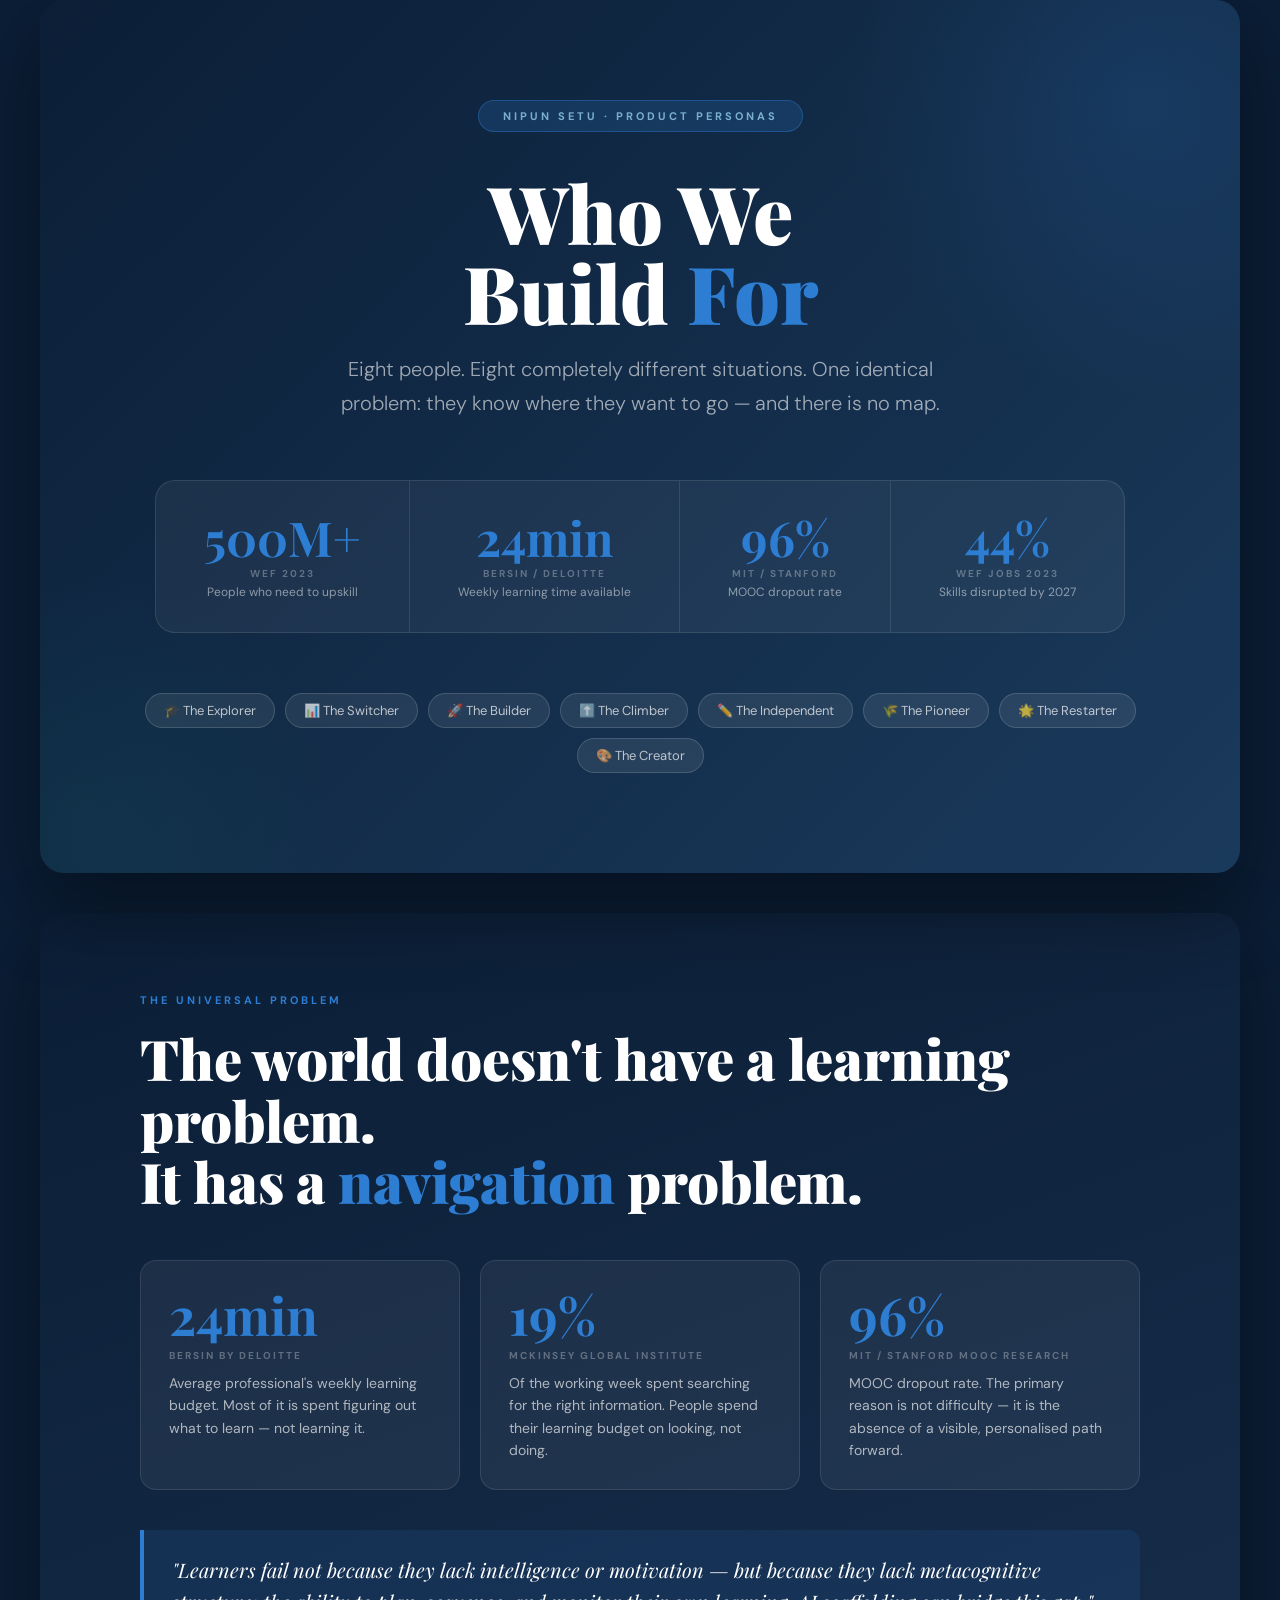
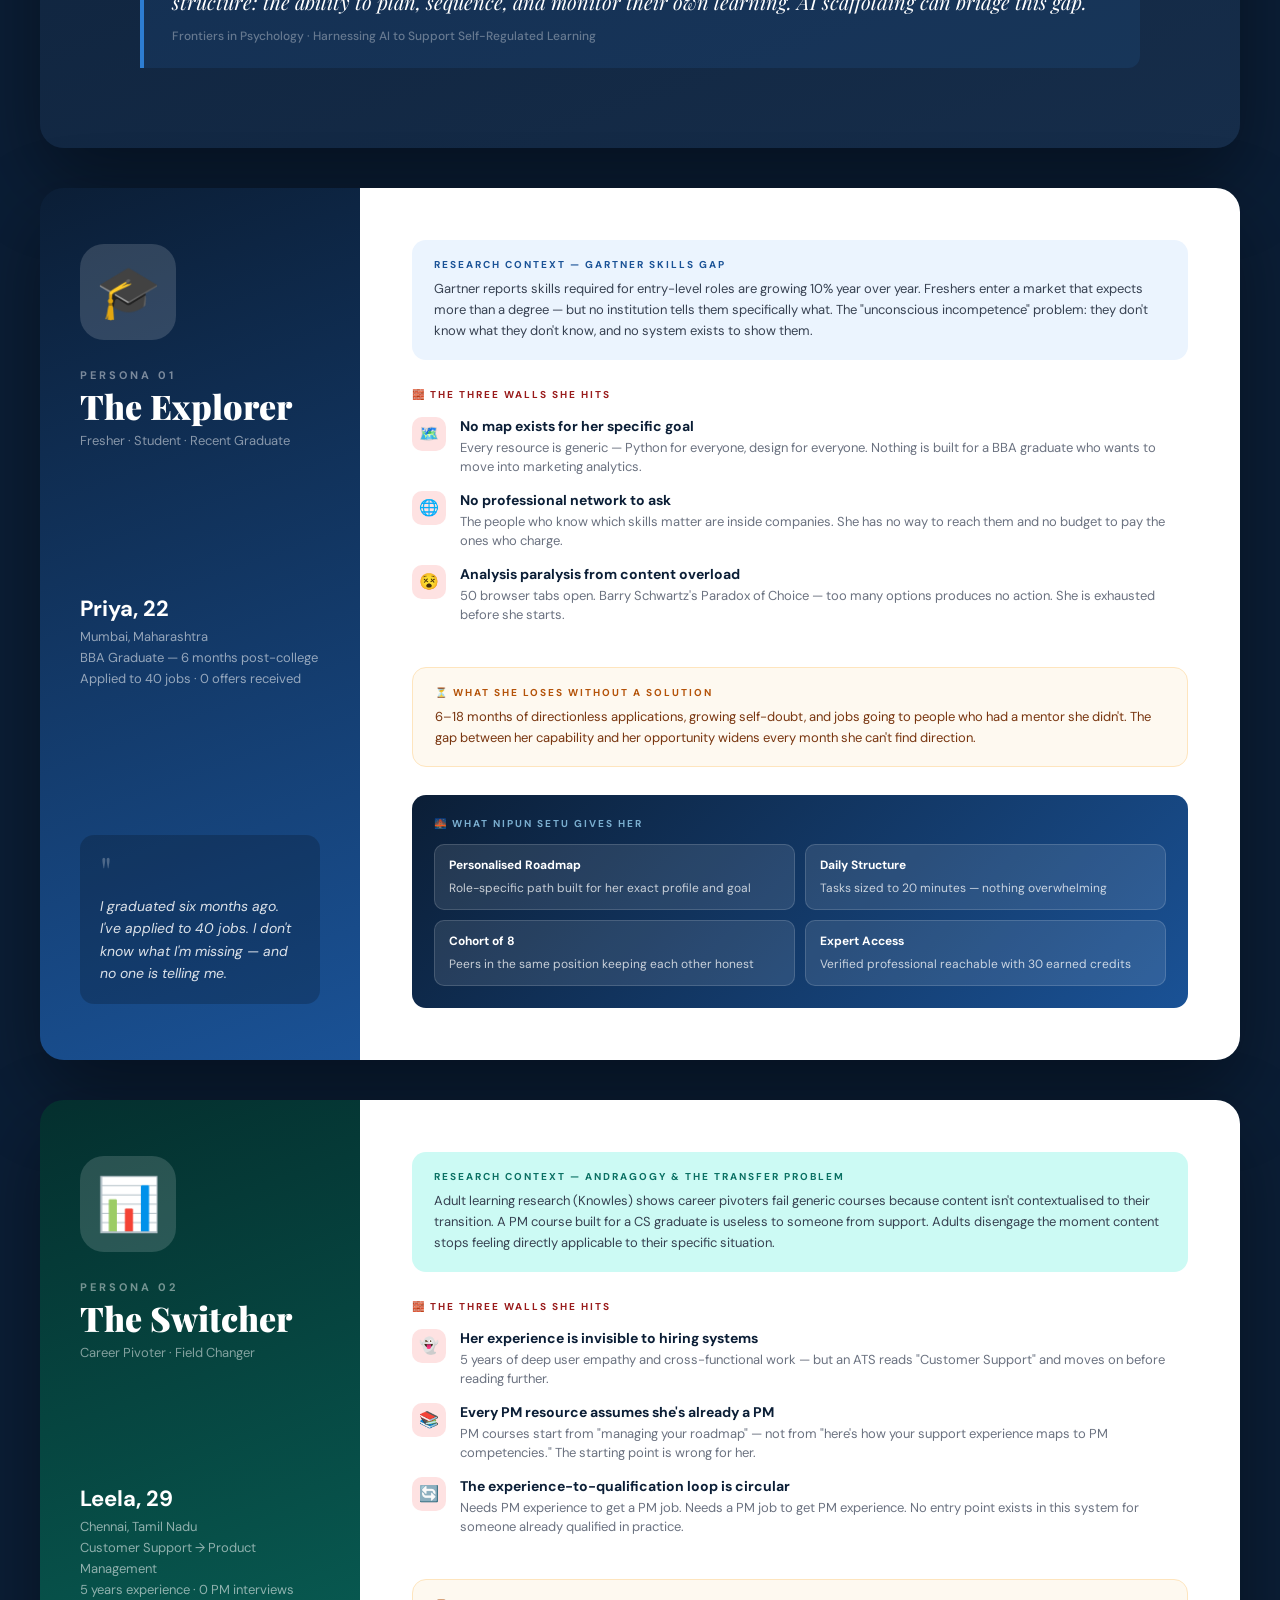
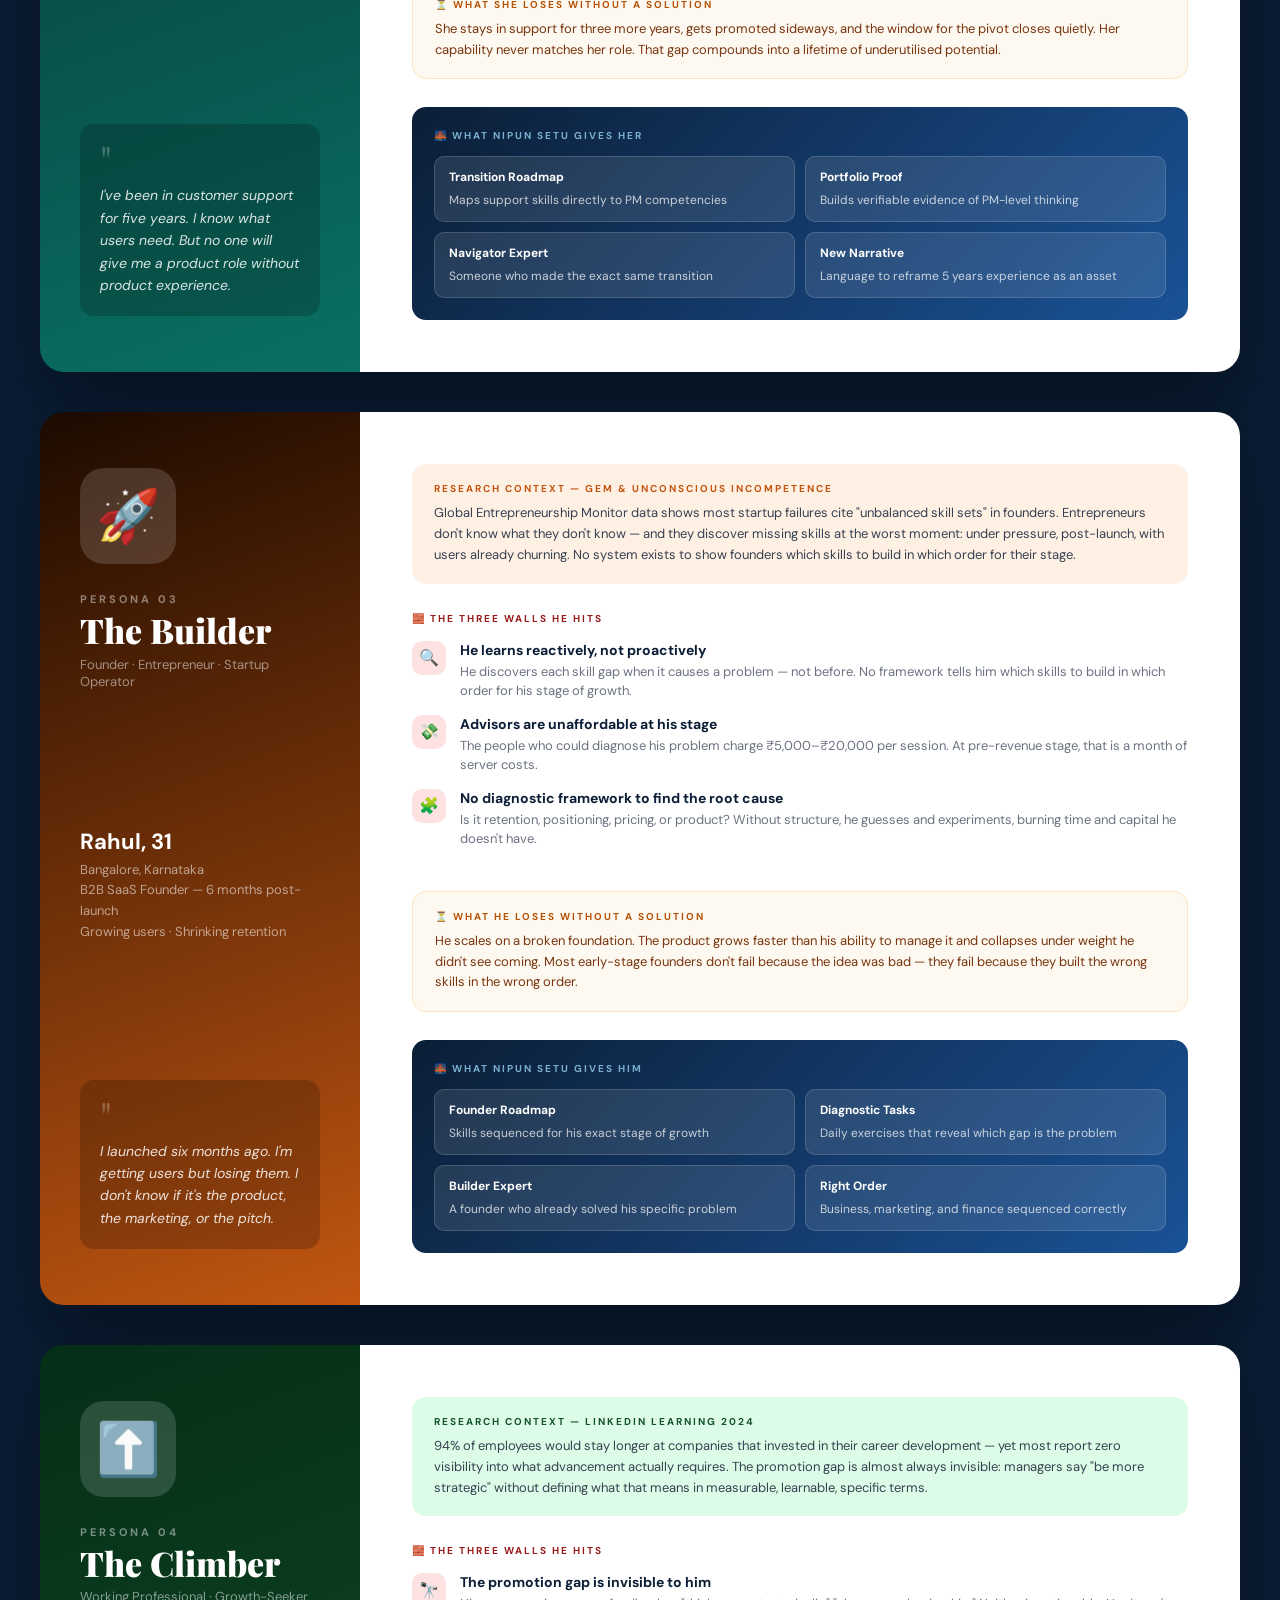
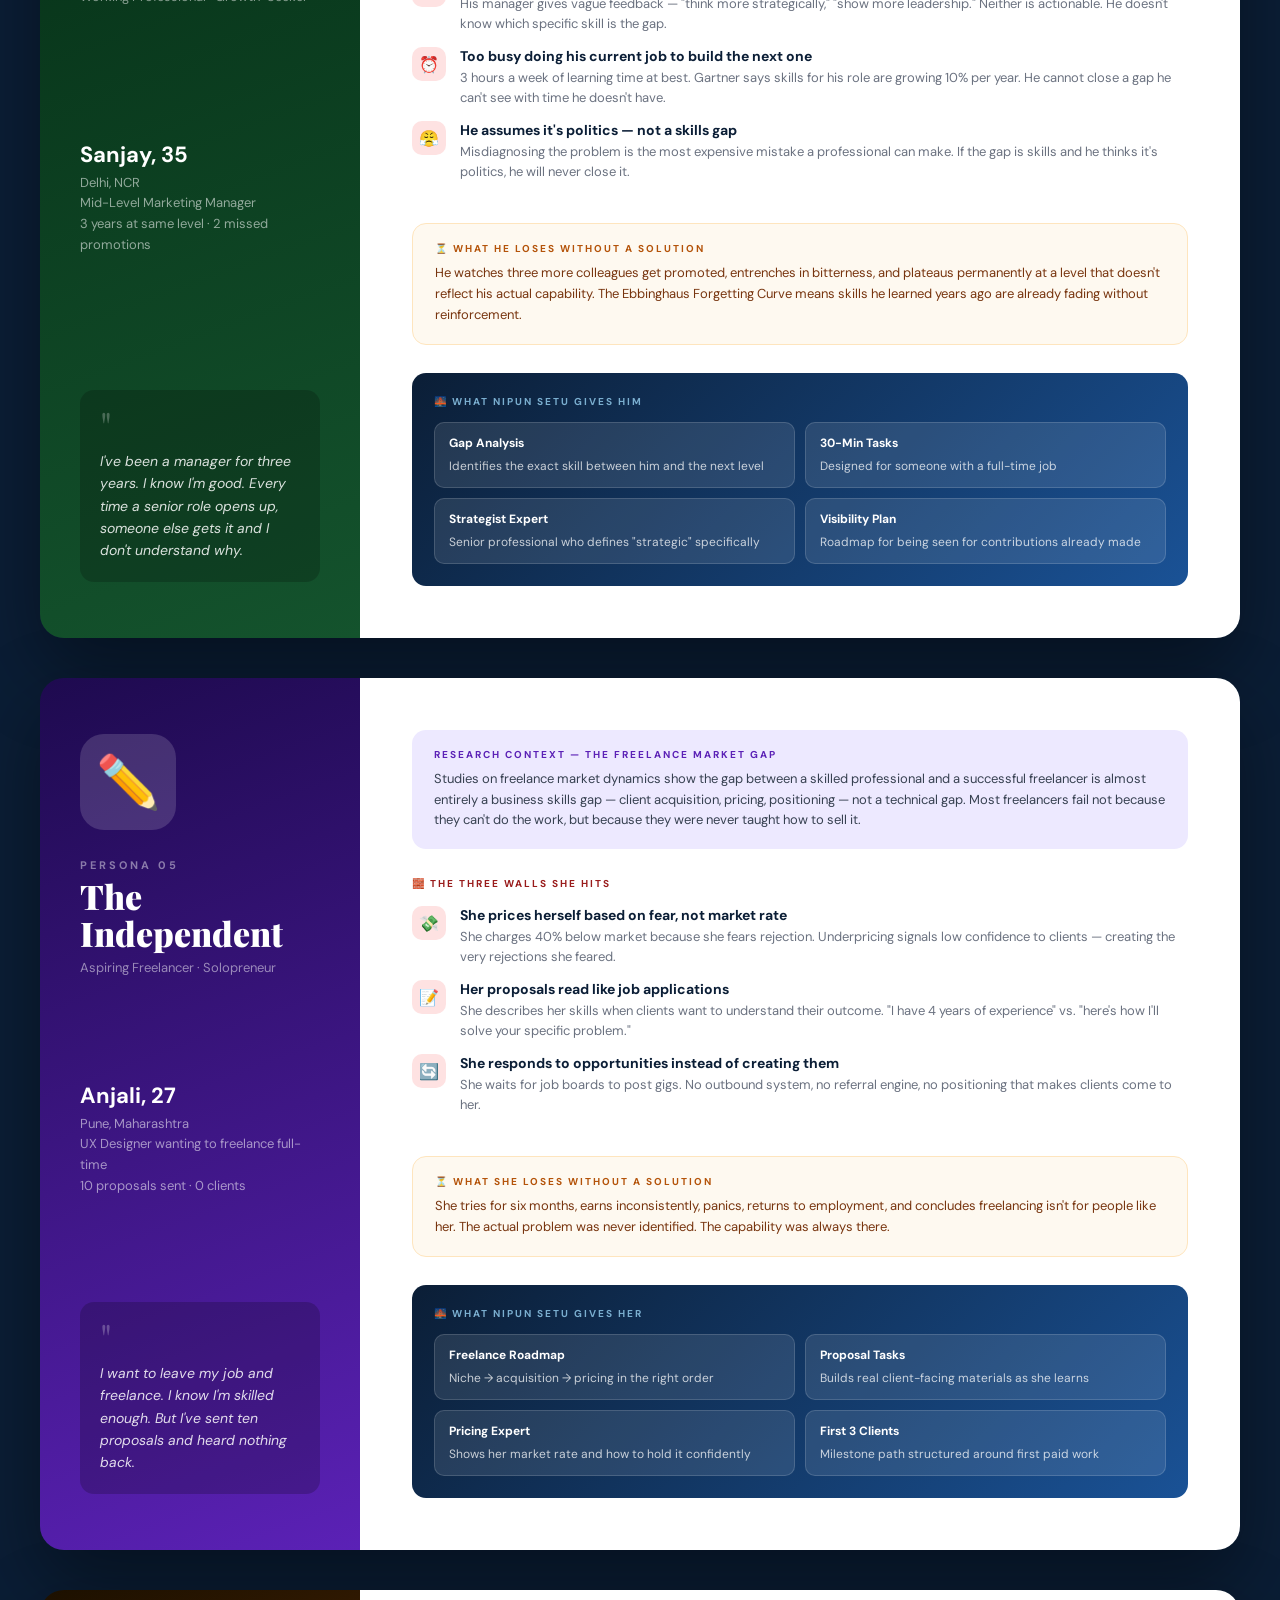
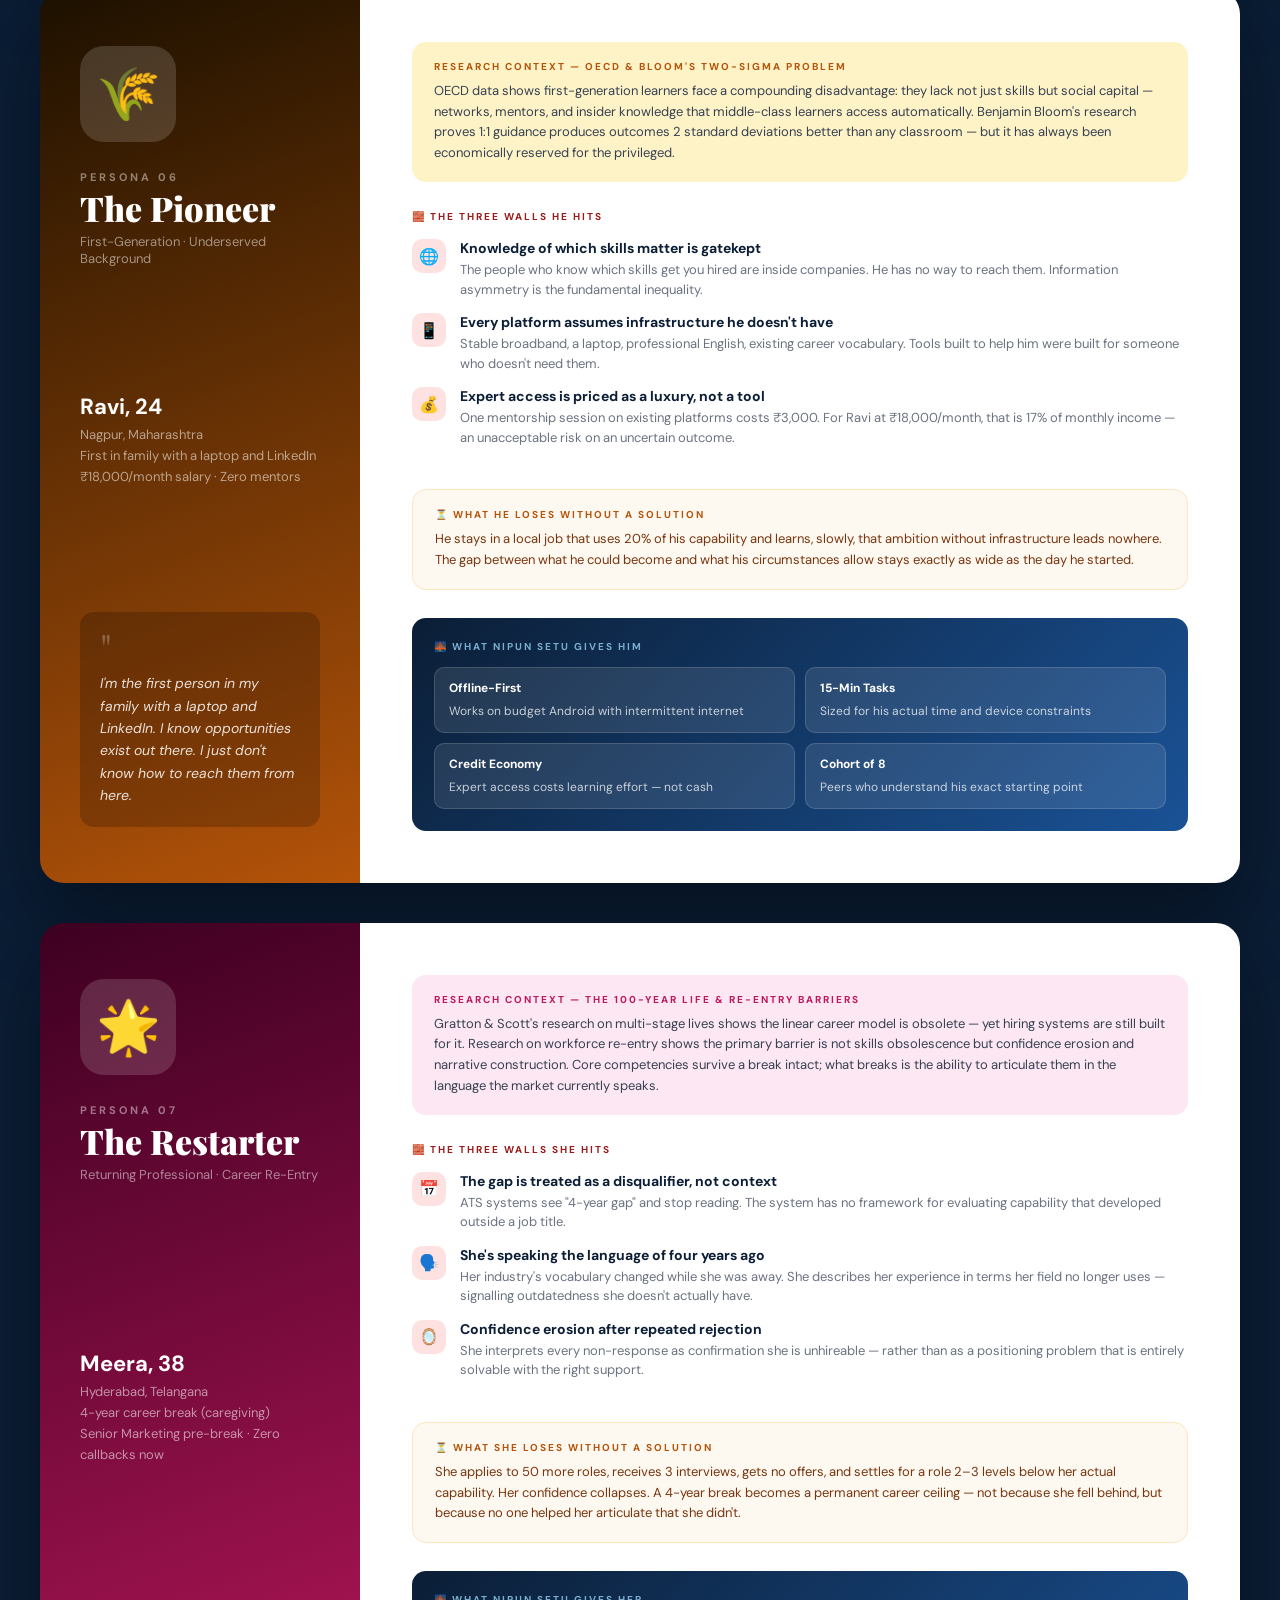
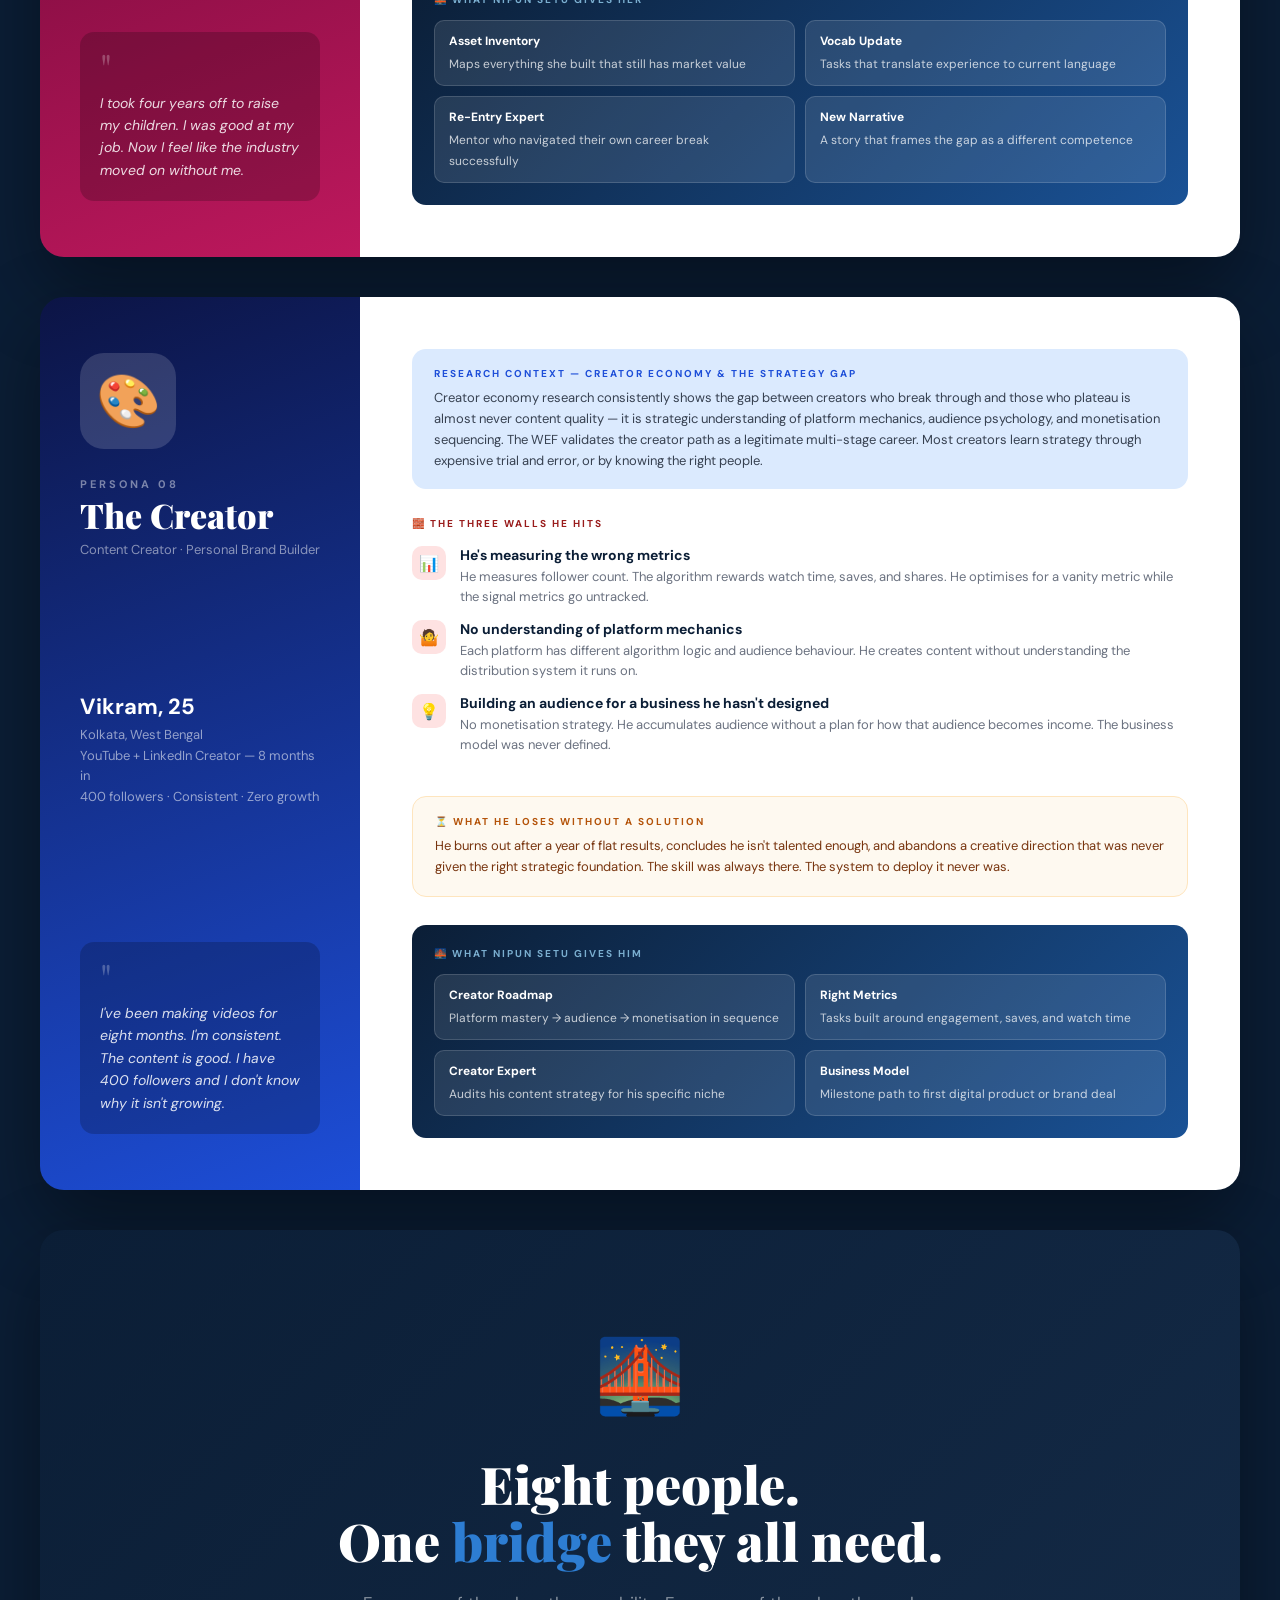
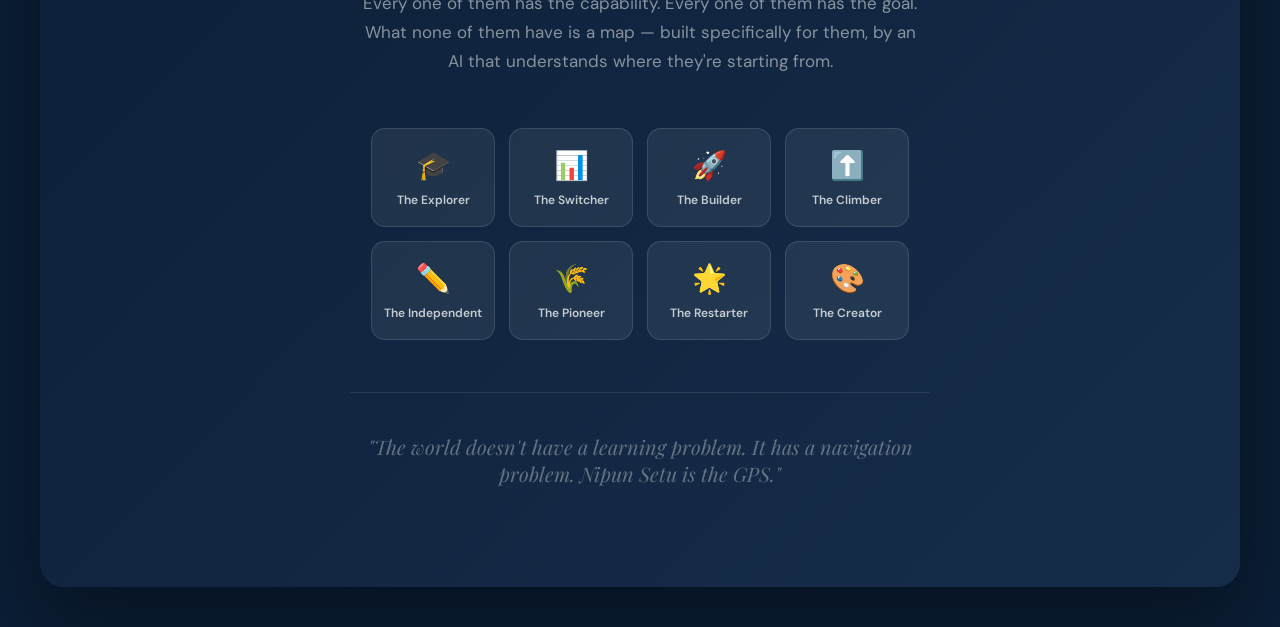
<file: public/documents/nipunsetu_personas.html>
<!DOCTYPE html>
<html lang="en">
<head>
<meta charset="UTF-8">
<meta name="viewport" content="width=device-width, initial-scale=1.0">
<title>Nipun Setu — Who We Build For</title>
<style>
@import url('https://fonts.googleapis.com/css2?family=Playfair+Display:wght@700;900&family=DM+Sans:wght@300;400;500;600&display=swap');
*{margin:0;padding:0;box-sizing:border-box}
body{font-family:'DM Sans',sans-serif;background:#0B1E36;color:#0B1E36}
.page{width:1200px;margin:0 auto 40px;border-radius:24px;overflow:hidden;box-shadow:0 32px 80px rgba(0,0,0,0.4)}

/* COVER */
.cover{background:linear-gradient(135deg,#0B1E36 0%,#1A3A5C 100%);padding:100px;min-height:700px;display:flex;flex-direction:column;justify-content:center;align-items:center;text-align:center;position:relative;overflow:hidden}
.cover-glow{position:absolute;top:-200px;right:-200px;width:600px;height:600px;background:radial-gradient(circle,rgba(45,125,210,0.15),transparent 70%);border-radius:50%}
.cover-glow2{position:absolute;bottom:-200px;left:-200px;width:500px;height:500px;background:radial-gradient(circle,rgba(10,112,99,0.12),transparent 70%);border-radius:50%}
.badge{background:rgba(45,125,210,0.2);border:1px solid rgba(45,125,210,0.4);color:#7BAFD0;font-size:11px;font-weight:700;letter-spacing:3px;text-transform:uppercase;padding:8px 24px;border-radius:100px;margin-bottom:40px;position:relative}
.cover-title{font-family:'Playfair Display',serif;font-size:80px;font-weight:900;color:white;line-height:1.0;margin-bottom:20px;position:relative}
.cover-title span{color:#2D7DD2}
.cover-sub{font-size:20px;font-weight:300;color:rgba(255,255,255,0.6);max-width:600px;line-height:1.7;margin-bottom:60px;position:relative}
.stats-row{display:flex;gap:0;margin-bottom:60px;position:relative;background:rgba(255,255,255,0.05);border:1px solid rgba(255,255,255,0.1);border-radius:20px;overflow:hidden}
.stat{padding:32px 48px;text-align:center;border-right:1px solid rgba(255,255,255,0.1)}
.stat:last-child{border-right:none}
.stat-num{font-family:'Playfair Display',serif;font-size:48px;font-weight:700;color:#2D7DD2;line-height:1}
.stat-src{font-size:10px;font-weight:700;letter-spacing:2px;text-transform:uppercase;color:rgba(255,255,255,0.3);margin:6px 0 4px}
.stat-label{font-size:12px;color:rgba(255,255,255,0.5)}
.pills{display:flex;flex-wrap:wrap;gap:10px;justify-content:center;position:relative}
.pill{background:rgba(255,255,255,0.08);border:1px solid rgba(255,255,255,0.15);color:rgba(255,255,255,0.7);font-size:13px;padding:8px 18px;border-radius:100px}

/* PROBLEM PAGE */
.problem{background:linear-gradient(160deg,#0B1E36,#162D4A);padding:80px 100px;min-height:700px}
.sec-label{font-size:11px;font-weight:700;letter-spacing:3px;text-transform:uppercase;color:#2D7DD2;margin-bottom:20px}
.problem-title{font-family:'Playfair Display',serif;font-size:56px;font-weight:900;color:white;line-height:1.1;margin-bottom:48px}
.problem-title em{font-style:normal;color:#2D7DD2}
.problem-cards{display:grid;grid-template-columns:repeat(3,1fr);gap:20px;margin-bottom:40px}
.pcard{background:rgba(255,255,255,0.06);border:1px solid rgba(255,255,255,0.1);border-radius:16px;padding:28px}
.pcard-num{font-family:'Playfair Display',serif;font-size:52px;font-weight:700;color:#2D7DD2;line-height:1;margin-bottom:8px}
.pcard-src{font-size:10px;font-weight:700;letter-spacing:2px;text-transform:uppercase;color:rgba(255,255,255,0.3);margin-bottom:10px}
.pcard-desc{font-size:14px;color:rgba(255,255,255,0.65);line-height:1.6}
.problem-quote{background:rgba(45,125,210,0.12);border-left:4px solid #2D7DD2;border-radius:0 12px 12px 0;padding:24px 28px}
.pq-text{font-family:'Playfair Display',serif;font-size:20px;font-style:italic;color:white;line-height:1.6;margin-bottom:10px}
.pq-src{font-size:12px;color:rgba(255,255,255,0.35);font-weight:500}

/* PERSONA PAGES */
.persona{display:grid;grid-template-columns:320px 1fr;min-height:720px}
.pleft{padding:56px 40px;display:flex;flex-direction:column;justify-content:space-between;position:relative;overflow:hidden}
.pemoji{width:96px;height:96px;border-radius:24px;display:flex;align-items:center;justify-content:center;font-size:52px;margin-bottom:28px;background:rgba(255,255,255,0.15)}
.pnum{font-size:11px;font-weight:700;letter-spacing:3px;text-transform:uppercase;color:rgba(255,255,255,0.45);margin-bottom:6px}
.ptype{font-family:'Playfair Display',serif;font-size:34px;font-weight:900;color:white;line-height:1.1;margin-bottom:6px}
.parch{font-size:13px;color:rgba(255,255,255,0.5);margin-bottom:28px}
.pname{font-size:22px;font-weight:700;color:white;margin-bottom:4px}
.pdetails{font-size:13px;color:rgba(255,255,255,0.55);line-height:1.6;margin-bottom:28px}
.pquote{background:rgba(0,0,0,0.2);border-radius:14px;padding:20px}
.pqmark{font-family:'Playfair Display',serif;font-size:40px;color:rgba(255,255,255,0.25);line-height:0.8;margin-bottom:8px}
.pqtext{font-size:14px;font-style:italic;color:rgba(255,255,255,0.85);line-height:1.6}
.pright{background:white;padding:52px 52px;display:flex;flex-direction:column;gap:28px}
.rbar{border-radius:14px;padding:18px 22px}
.rbar-label{font-size:10px;font-weight:700;letter-spacing:2px;text-transform:uppercase;margin-bottom:8px}
.rbar-text{font-size:13px;color:#374151;line-height:1.6}
.walls-label{font-size:10px;font-weight:700;letter-spacing:2px;text-transform:uppercase;color:#991B1B;margin-bottom:16px}
.wall{display:flex;gap:14px;margin-bottom:14px;align-items:flex-start}
.wicon{width:34px;height:34px;border-radius:10px;display:flex;align-items:center;justify-content:center;font-size:16px;flex-shrink:0;background:#FEE2E2}
.wtitle{font-size:14px;font-weight:700;color:#0B1E36;margin-bottom:3px}
.wdesc{font-size:13px;color:#6B7280;line-height:1.5}
.loses{background:#FEF9F0;border:1px solid #FEE5BE;border-radius:14px;padding:18px 22px}
.loses-label{font-size:10px;font-weight:700;letter-spacing:2px;text-transform:uppercase;color:#B45309;margin-bottom:8px}
.loses-text{font-size:13px;color:#78350F;line-height:1.6}
.gives{background:linear-gradient(135deg,#0B1E36,#1A5296);border-radius:14px;padding:22px}
.gives-label{font-size:10px;font-weight:700;letter-spacing:2px;text-transform:uppercase;color:#7BAFD0;margin-bottom:14px}
.gives-grid{display:grid;grid-template-columns:1fr 1fr;gap:10px}
.gchip{background:rgba(255,255,255,0.1);border:1px solid rgba(255,255,255,0.15);border-radius:10px;padding:12px 14px}
.gchip strong{display:block;color:white;font-size:12px;margin-bottom:3px}
.gchip span{font-size:12px;color:rgba(255,255,255,0.75);line-height:1.4}

/* CLOSING */
.closing{background:linear-gradient(135deg,#0B1E36,#162D4A);padding:100px;text-align:center;min-height:600px;display:flex;flex-direction:column;align-items:center;justify-content:center}
.closing-emoji{font-size:72px;margin-bottom:32px}
.closing-title{font-family:'Playfair Display',serif;font-size:52px;font-weight:900;color:white;line-height:1.1;margin-bottom:20px}
.closing-title span{color:#2D7DD2}
.closing-sub{font-size:17px;color:rgba(255,255,255,0.5);line-height:1.7;max-width:560px;margin-bottom:52px}
.closing-grid{display:grid;grid-template-columns:repeat(4,1fr);gap:14px;max-width:700px;margin-bottom:52px}
.cchip{background:rgba(255,255,255,0.07);border:1px solid rgba(255,255,255,0.12);border-radius:14px;padding:18px 12px;text-align:center}
.cchip-emoji{font-size:28px;margin-bottom:8px}
.cchip-name{font-size:12px;font-weight:600;color:rgba(255,255,255,0.75)}
.closing-quote{font-family:'Playfair Display',serif;font-size:20px;font-style:italic;color:rgba(255,255,255,0.35);border-top:1px solid rgba(255,255,255,0.1);padding-top:40px;max-width:580px}

/* THEMES */
.t-explorer .pleft{background:linear-gradient(160deg,#0B1E36,#1A5296)}
.t-explorer .rbar{background:#EBF4FE}.t-explorer .rbar-label{color:#1A5296}
.t-switcher .pleft{background:linear-gradient(160deg,#042F2E,#0A7063)}
.t-switcher .rbar{background:#CCFAF4}.t-switcher .rbar-label{color:#0A7063}
.t-builder .pleft{background:linear-gradient(160deg,#1C0A00,#C25611)}
.t-builder .rbar{background:#FFF0E4}.t-builder .rbar-label{color:#C25611}
.t-climber .pleft{background:linear-gradient(160deg,#052E16,#14532D)}
.t-climber .rbar{background:#DCFCE7}.t-climber .rbar-label{color:#14532D}
.t-independent .pleft{background:linear-gradient(160deg,#1E0A4F,#5B21B6)}
.t-independent .rbar{background:#EDE9FF}.t-independent .rbar-label{color:#5B21B6}
.t-pioneer .pleft{background:linear-gradient(160deg,#1C1000,#B45309)}
.t-pioneer .rbar{background:#FEF3C7}.t-pioneer .rbar-label{color:#B45309}
.t-restarter .pleft{background:linear-gradient(160deg,#3D0020,#BE185D)}
.t-restarter .rbar{background:#FCE7F3}.t-restarter .rbar-label{color:#BE185D}
.t-creator .pleft{background:linear-gradient(160deg,#0C1445,#1D4ED8)}
.t-creator .rbar{background:#DBEAFE}.t-creator .rbar-label{color:#1D4ED8}
</style>
</head>
<body>

<!-- COVER -->
<div class="page cover">
  <div class="cover-glow"></div><div class="cover-glow2"></div>
  <div class="badge">Nipun Setu · Product Personas</div>
  <div class="cover-title">Who We<br>Build <span>For</span></div>
  <div class="cover-sub">Eight people. Eight completely different situations. One identical problem: they know where they want to go — and there is no map.</div>
  <div class="stats-row">
    <div class="stat"><div class="stat-num">500M+</div><div class="stat-src">WEF 2023</div><div class="stat-label">People who need to upskill</div></div>
    <div class="stat"><div class="stat-num">24min</div><div class="stat-src">Bersin / Deloitte</div><div class="stat-label">Weekly learning time available</div></div>
    <div class="stat"><div class="stat-num">96%</div><div class="stat-src">MIT / Stanford</div><div class="stat-label">MOOC dropout rate</div></div>
    <div class="stat"><div class="stat-num">44%</div><div class="stat-src">WEF Jobs 2023</div><div class="stat-label">Skills disrupted by 2027</div></div>
  </div>
  <div class="pills">
    <span class="pill">🎓 The Explorer</span><span class="pill">📊 The Switcher</span><span class="pill">🚀 The Builder</span><span class="pill">⬆️ The Climber</span><span class="pill">✏️ The Independent</span><span class="pill">🌾 The Pioneer</span><span class="pill">🌟 The Restarter</span><span class="pill">🎨 The Creator</span>
  </div>
</div>

<!-- PROBLEM PAGE -->
<div class="page problem">
  <div class="sec-label">The Universal Problem</div>
  <div class="problem-title">The world doesn't have a learning problem.<br>It has a <em>navigation</em> problem.</div>
  <div class="problem-cards">
    <div class="pcard"><div class="pcard-num">24min</div><div class="pcard-src">Bersin by Deloitte</div><div class="pcard-desc">Average professional's weekly learning budget. Most of it is spent figuring out what to learn — not learning it.</div></div>
    <div class="pcard"><div class="pcard-num">19%</div><div class="pcard-src">McKinsey Global Institute</div><div class="pcard-desc">Of the working week spent searching for the right information. People spend their learning budget on looking, not doing.</div></div>
    <div class="pcard"><div class="pcard-num">96%</div><div class="pcard-src">MIT / Stanford MOOC Research</div><div class="pcard-desc">MOOC dropout rate. The primary reason is not difficulty — it is the absence of a visible, personalised path forward.</div></div>
  </div>
  <div class="problem-quote">
    <div class="pq-text">"Learners fail not because they lack intelligence or motivation — but because they lack metacognitive structure: the ability to plan, sequence, and monitor their own learning. AI scaffolding can bridge this gap."</div>
    <div class="pq-src">Frontiers in Psychology · Harnessing AI to Support Self-Regulated Learning</div>
  </div>
</div>

<!-- PERSONA 1: EXPLORER -->
<div class="page persona t-explorer">
  <div class="pleft">
    <div><div class="pemoji">🎓</div><div class="pnum">Persona 01</div><div class="ptype">The Explorer</div><div class="parch">Fresher · Student · Recent Graduate</div></div>
    <div><div class="pname">Priya, 22</div><div class="pdetails">Mumbai, Maharashtra<br>BBA Graduate — 6 months post-college<br>Applied to 40 jobs · 0 offers received</div></div>
    <div class="pquote"><div class="pqmark">"</div><div class="pqtext">I graduated six months ago. I've applied to 40 jobs. I don't know what I'm missing — and no one is telling me.</div></div>
  </div>
  <div class="pright">
    <div class="rbar"><div class="rbar-label">Research Context — Gartner Skills Gap</div><div class="rbar-text">Gartner reports skills required for entry-level roles are growing 10% year over year. Freshers enter a market that expects more than a degree — but no institution tells them specifically what. The "unconscious incompetence" problem: they don't know what they don't know, and no system exists to show them.</div></div>
    <div><div class="walls-label">🧱 The Three Walls She Hits</div>
      <div class="wall"><div class="wicon">🗺️</div><div><div class="wtitle">No map exists for her specific goal</div><div class="wdesc">Every resource is generic — Python for everyone, design for everyone. Nothing is built for a BBA graduate who wants to move into marketing analytics.</div></div></div>
      <div class="wall"><div class="wicon">🌐</div><div><div class="wtitle">No professional network to ask</div><div class="wdesc">The people who know which skills matter are inside companies. She has no way to reach them and no budget to pay the ones who charge.</div></div></div>
      <div class="wall"><div class="wicon">😵</div><div><div class="wtitle">Analysis paralysis from content overload</div><div class="wdesc">50 browser tabs open. Barry Schwartz's Paradox of Choice — too many options produces no action. She is exhausted before she starts.</div></div></div>
    </div>
    <div class="loses"><div class="loses-label">⏳ What She Loses Without a Solution</div><div class="loses-text">6–18 months of directionless applications, growing self-doubt, and jobs going to people who had a mentor she didn't. The gap between her capability and her opportunity widens every month she can't find direction.</div></div>
    <div class="gives"><div class="gives-label">🌉 What Nipun Setu Gives Her</div><div class="gives-grid">
      <div class="gchip"><strong>Personalised Roadmap</strong><span>Role-specific path built for her exact profile and goal</span></div>
      <div class="gchip"><strong>Daily Structure</strong><span>Tasks sized to 20 minutes — nothing overwhelming</span></div>
      <div class="gchip"><strong>Cohort of 8</strong><span>Peers in the same position keeping each other honest</span></div>
      <div class="gchip"><strong>Expert Access</strong><span>Verified professional reachable with 30 earned credits</span></div>
    </div></div>
  </div>
</div>

<!-- PERSONA 2: SWITCHER -->
<div class="page persona t-switcher">
  <div class="pleft">
    <div><div class="pemoji">📊</div><div class="pnum">Persona 02</div><div class="ptype">The Switcher</div><div class="parch">Career Pivoter · Field Changer</div></div>
    <div><div class="pname">Leela, 29</div><div class="pdetails">Chennai, Tamil Nadu<br>Customer Support → Product Management<br>5 years experience · 0 PM interviews</div></div>
    <div class="pquote"><div class="pqmark">"</div><div class="pqtext">I've been in customer support for five years. I know what users need. But no one will give me a product role without product experience.</div></div>
  </div>
  <div class="pright">
    <div class="rbar"><div class="rbar-label">Research Context — Andragogy & The Transfer Problem</div><div class="rbar-text">Adult learning research (Knowles) shows career pivoters fail generic courses because content isn't contextualised to their transition. A PM course built for a CS graduate is useless to someone from support. Adults disengage the moment content stops feeling directly applicable to their specific situation.</div></div>
    <div><div class="walls-label">🧱 The Three Walls She Hits</div>
      <div class="wall"><div class="wicon">👻</div><div><div class="wtitle">Her experience is invisible to hiring systems</div><div class="wdesc">5 years of deep user empathy and cross-functional work — but an ATS reads "Customer Support" and moves on before reading further.</div></div></div>
      <div class="wall"><div class="wicon">📚</div><div><div class="wtitle">Every PM resource assumes she's already a PM</div><div class="wdesc">PM courses start from "managing your roadmap" — not from "here's how your support experience maps to PM competencies." The starting point is wrong for her.</div></div></div>
      <div class="wall"><div class="wicon">🔄</div><div><div class="wtitle">The experience-to-qualification loop is circular</div><div class="wdesc">Needs PM experience to get a PM job. Needs a PM job to get PM experience. No entry point exists in this system for someone already qualified in practice.</div></div></div>
    </div>
    <div class="loses"><div class="loses-label">⏳ What She Loses Without a Solution</div><div class="loses-text">She stays in support for three more years, gets promoted sideways, and the window for the pivot closes quietly. Her capability never matches her role. That gap compounds into a lifetime of underutilised potential.</div></div>
    <div class="gives"><div class="gives-label">🌉 What Nipun Setu Gives Her</div><div class="gives-grid">
      <div class="gchip"><strong>Transition Roadmap</strong><span>Maps support skills directly to PM competencies</span></div>
      <div class="gchip"><strong>Portfolio Proof</strong><span>Builds verifiable evidence of PM-level thinking</span></div>
      <div class="gchip"><strong>Navigator Expert</strong><span>Someone who made the exact same transition</span></div>
      <div class="gchip"><strong>New Narrative</strong><span>Language to reframe 5 years experience as an asset</span></div>
    </div></div>
  </div>
</div>

<!-- PERSONA 3: BUILDER -->
<div class="page persona t-builder">
  <div class="pleft">
    <div><div class="pemoji">🚀</div><div class="pnum">Persona 03</div><div class="ptype">The Builder</div><div class="parch">Founder · Entrepreneur · Startup Operator</div></div>
    <div><div class="pname">Rahul, 31</div><div class="pdetails">Bangalore, Karnataka<br>B2B SaaS Founder — 6 months post-launch<br>Growing users · Shrinking retention</div></div>
    <div class="pquote"><div class="pqmark">"</div><div class="pqtext">I launched six months ago. I'm getting users but losing them. I don't know if it's the product, the marketing, or the pitch.</div></div>
  </div>
  <div class="pright">
    <div class="rbar"><div class="rbar-label">Research Context — GEM & Unconscious Incompetence</div><div class="rbar-text">Global Entrepreneurship Monitor data shows most startup failures cite "unbalanced skill sets" in founders. Entrepreneurs don't know what they don't know — and they discover missing skills at the worst moment: under pressure, post-launch, with users already churning. No system exists to show founders which skills to build in which order for their stage.</div></div>
    <div><div class="walls-label">🧱 The Three Walls He Hits</div>
      <div class="wall"><div class="wicon">🔍</div><div><div class="wtitle">He learns reactively, not proactively</div><div class="wdesc">He discovers each skill gap when it causes a problem — not before. No framework tells him which skills to build in which order for his stage of growth.</div></div></div>
      <div class="wall"><div class="wicon">💸</div><div><div class="wtitle">Advisors are unaffordable at his stage</div><div class="wdesc">The people who could diagnose his problem charge ₹5,000–₹20,000 per session. At pre-revenue stage, that is a month of server costs.</div></div></div>
      <div class="wall"><div class="wicon">🧩</div><div><div class="wtitle">No diagnostic framework to find the root cause</div><div class="wdesc">Is it retention, positioning, pricing, or product? Without structure, he guesses and experiments, burning time and capital he doesn't have.</div></div></div>
    </div>
    <div class="loses"><div class="loses-label">⏳ What He Loses Without a Solution</div><div class="loses-text">He scales on a broken foundation. The product grows faster than his ability to manage it and collapses under weight he didn't see coming. Most early-stage founders don't fail because the idea was bad — they fail because they built the wrong skills in the wrong order.</div></div>
    <div class="gives"><div class="gives-label">🌉 What Nipun Setu Gives Him</div><div class="gives-grid">
      <div class="gchip"><strong>Founder Roadmap</strong><span>Skills sequenced for his exact stage of growth</span></div>
      <div class="gchip"><strong>Diagnostic Tasks</strong><span>Daily exercises that reveal which gap is the problem</span></div>
      <div class="gchip"><strong>Builder Expert</strong><span>A founder who already solved his specific problem</span></div>
      <div class="gchip"><strong>Right Order</strong><span>Business, marketing, and finance sequenced correctly</span></div>
    </div></div>
  </div>
</div>

<!-- PERSONA 4: CLIMBER -->
<div class="page persona t-climber">
  <div class="pleft">
    <div><div class="pemoji">⬆️</div><div class="pnum">Persona 04</div><div class="ptype">The Climber</div><div class="parch">Working Professional · Growth-Seeker</div></div>
    <div><div class="pname">Sanjay, 35</div><div class="pdetails">Delhi, NCR<br>Mid-Level Marketing Manager<br>3 years at same level · 2 missed promotions</div></div>
    <div class="pquote"><div class="pqmark">"</div><div class="pqtext">I've been a manager for three years. I know I'm good. Every time a senior role opens up, someone else gets it and I don't understand why.</div></div>
  </div>
  <div class="pright">
    <div class="rbar"><div class="rbar-label">Research Context — LinkedIn Learning 2024</div><div class="rbar-text">94% of employees would stay longer at companies that invested in their career development — yet most report zero visibility into what advancement actually requires. The promotion gap is almost always invisible: managers say "be more strategic" without defining what that means in measurable, learnable, specific terms.</div></div>
    <div><div class="walls-label">🧱 The Three Walls He Hits</div>
      <div class="wall"><div class="wicon">🔭</div><div><div class="wtitle">The promotion gap is invisible to him</div><div class="wdesc">His manager gives vague feedback — "think more strategically," "show more leadership." Neither is actionable. He doesn't know which specific skill is the gap.</div></div></div>
      <div class="wall"><div class="wicon">⏰</div><div><div class="wtitle">Too busy doing his current job to build the next one</div><div class="wdesc">3 hours a week of learning time at best. Gartner says skills for his role are growing 10% per year. He cannot close a gap he can't see with time he doesn't have.</div></div></div>
      <div class="wall"><div class="wicon">😤</div><div><div class="wtitle">He assumes it's politics — not a skills gap</div><div class="wdesc">Misdiagnosing the problem is the most expensive mistake a professional can make. If the gap is skills and he thinks it's politics, he will never close it.</div></div></div>
    </div>
    <div class="loses"><div class="loses-label">⏳ What He Loses Without a Solution</div><div class="loses-text">He watches three more colleagues get promoted, entrenches in bitterness, and plateaus permanently at a level that doesn't reflect his actual capability. The Ebbinghaus Forgetting Curve means skills he learned years ago are already fading without reinforcement.</div></div>
    <div class="gives"><div class="gives-label">🌉 What Nipun Setu Gives Him</div><div class="gives-grid">
      <div class="gchip"><strong>Gap Analysis</strong><span>Identifies the exact skill between him and the next level</span></div>
      <div class="gchip"><strong>30-Min Tasks</strong><span>Designed for someone with a full-time job</span></div>
      <div class="gchip"><strong>Strategist Expert</strong><span>Senior professional who defines "strategic" specifically</span></div>
      <div class="gchip"><strong>Visibility Plan</strong><span>Roadmap for being seen for contributions already made</span></div>
    </div></div>
  </div>
</div>

<!-- PERSONA 5: INDEPENDENT -->
<div class="page persona t-independent">
  <div class="pleft">
    <div><div class="pemoji">✏️</div><div class="pnum">Persona 05</div><div class="ptype">The Independent</div><div class="parch">Aspiring Freelancer · Solopreneur</div></div>
    <div><div class="pname">Anjali, 27</div><div class="pdetails">Pune, Maharashtra<br>UX Designer wanting to freelance full-time<br>10 proposals sent · 0 clients</div></div>
    <div class="pquote"><div class="pqmark">"</div><div class="pqtext">I want to leave my job and freelance. I know I'm skilled enough. But I've sent ten proposals and heard nothing back.</div></div>
  </div>
  <div class="pright">
    <div class="rbar"><div class="rbar-label">Research Context — The Freelance Market Gap</div><div class="rbar-text">Studies on freelance market dynamics show the gap between a skilled professional and a successful freelancer is almost entirely a business skills gap — client acquisition, pricing, positioning — not a technical gap. Most freelancers fail not because they can't do the work, but because they were never taught how to sell it.</div></div>
    <div><div class="walls-label">🧱 The Three Walls She Hits</div>
      <div class="wall"><div class="wicon">💸</div><div><div class="wtitle">She prices herself based on fear, not market rate</div><div class="wdesc">She charges 40% below market because she fears rejection. Underpricing signals low confidence to clients — creating the very rejections she feared.</div></div></div>
      <div class="wall"><div class="wicon">📝</div><div><div class="wtitle">Her proposals read like job applications</div><div class="wdesc">She describes her skills when clients want to understand their outcome. "I have 4 years of experience" vs. "here's how I'll solve your specific problem."</div></div></div>
      <div class="wall"><div class="wicon">🔄</div><div><div class="wtitle">She responds to opportunities instead of creating them</div><div class="wdesc">She waits for job boards to post gigs. No outbound system, no referral engine, no positioning that makes clients come to her.</div></div></div>
    </div>
    <div class="loses"><div class="loses-label">⏳ What She Loses Without a Solution</div><div class="loses-text">She tries for six months, earns inconsistently, panics, returns to employment, and concludes freelancing isn't for people like her. The actual problem was never identified. The capability was always there.</div></div>
    <div class="gives"><div class="gives-label">🌉 What Nipun Setu Gives Her</div><div class="gives-grid">
      <div class="gchip"><strong>Freelance Roadmap</strong><span>Niche → acquisition → pricing in the right order</span></div>
      <div class="gchip"><strong>Proposal Tasks</strong><span>Builds real client-facing materials as she learns</span></div>
      <div class="gchip"><strong>Pricing Expert</strong><span>Shows her market rate and how to hold it confidently</span></div>
      <div class="gchip"><strong>First 3 Clients</strong><span>Milestone path structured around first paid work</span></div>
    </div></div>
  </div>
</div>

<!-- PERSONA 6: PIONEER -->
<div class="page persona t-pioneer">
  <div class="pleft">
    <div><div class="pemoji">🌾</div><div class="pnum">Persona 06</div><div class="ptype">The Pioneer</div><div class="parch">First-Generation · Underserved Background</div></div>
    <div><div class="pname">Ravi, 24</div><div class="pdetails">Nagpur, Maharashtra<br>First in family with a laptop and LinkedIn<br>₹18,000/month salary · Zero mentors</div></div>
    <div class="pquote"><div class="pqmark">"</div><div class="pqtext">I'm the first person in my family with a laptop and LinkedIn. I know opportunities exist out there. I just don't know how to reach them from here.</div></div>
  </div>
  <div class="pright">
    <div class="rbar"><div class="rbar-label">Research Context — OECD & Bloom's Two-Sigma Problem</div><div class="rbar-text">OECD data shows first-generation learners face a compounding disadvantage: they lack not just skills but social capital — networks, mentors, and insider knowledge that middle-class learners access automatically. Benjamin Bloom's research proves 1:1 guidance produces outcomes 2 standard deviations better than any classroom — but it has always been economically reserved for the privileged.</div></div>
    <div><div class="walls-label">🧱 The Three Walls He Hits</div>
      <div class="wall"><div class="wicon">🌐</div><div><div class="wtitle">Knowledge of which skills matter is gatekept</div><div class="wdesc">The people who know which skills get you hired are inside companies. He has no way to reach them. Information asymmetry is the fundamental inequality.</div></div></div>
      <div class="wall"><div class="wicon">📱</div><div><div class="wtitle">Every platform assumes infrastructure he doesn't have</div><div class="wdesc">Stable broadband, a laptop, professional English, existing career vocabulary. Tools built to help him were built for someone who doesn't need them.</div></div></div>
      <div class="wall"><div class="wicon">💰</div><div><div class="wtitle">Expert access is priced as a luxury, not a tool</div><div class="wdesc">One mentorship session on existing platforms costs ₹3,000. For Ravi at ₹18,000/month, that is 17% of monthly income — an unacceptable risk on an uncertain outcome.</div></div></div>
    </div>
    <div class="loses"><div class="loses-label">⏳ What He Loses Without a Solution</div><div class="loses-text">He stays in a local job that uses 20% of his capability and learns, slowly, that ambition without infrastructure leads nowhere. The gap between what he could become and what his circumstances allow stays exactly as wide as the day he started.</div></div>
    <div class="gives"><div class="gives-label">🌉 What Nipun Setu Gives Him</div><div class="gives-grid">
      <div class="gchip"><strong>Offline-First</strong><span>Works on budget Android with intermittent internet</span></div>
      <div class="gchip"><strong>15-Min Tasks</strong><span>Sized for his actual time and device constraints</span></div>
      <div class="gchip"><strong>Credit Economy</strong><span>Expert access costs learning effort — not cash</span></div>
      <div class="gchip"><strong>Cohort of 8</strong><span>Peers who understand his exact starting point</span></div>
    </div></div>
  </div>
</div>

<!-- PERSONA 7: RESTARTER -->
<div class="page persona t-restarter">
  <div class="pleft">
    <div><div class="pemoji">🌟</div><div class="pnum">Persona 07</div><div class="ptype">The Restarter</div><div class="parch">Returning Professional · Career Re-Entry</div></div>
    <div><div class="pname">Meera, 38</div><div class="pdetails">Hyderabad, Telangana<br>4-year career break (caregiving)<br>Senior Marketing pre-break · Zero callbacks now</div></div>
    <div class="pquote"><div class="pqmark">"</div><div class="pqtext">I took four years off to raise my children. I was good at my job. Now I feel like the industry moved on without me.</div></div>
  </div>
  <div class="pright">
    <div class="rbar"><div class="rbar-label">Research Context — The 100-Year Life & Re-Entry Barriers</div><div class="rbar-text">Gratton & Scott's research on multi-stage lives shows the linear career model is obsolete — yet hiring systems are still built for it. Research on workforce re-entry shows the primary barrier is not skills obsolescence but confidence erosion and narrative construction. Core competencies survive a break intact; what breaks is the ability to articulate them in the language the market currently speaks.</div></div>
    <div><div class="walls-label">🧱 The Three Walls She Hits</div>
      <div class="wall"><div class="wicon">📅</div><div><div class="wtitle">The gap is treated as a disqualifier, not context</div><div class="wdesc">ATS systems see "4-year gap" and stop reading. The system has no framework for evaluating capability that developed outside a job title.</div></div></div>
      <div class="wall"><div class="wicon">🗣️</div><div><div class="wtitle">She's speaking the language of four years ago</div><div class="wdesc">Her industry's vocabulary changed while she was away. She describes her experience in terms her field no longer uses — signalling outdatedness she doesn't actually have.</div></div></div>
      <div class="wall"><div class="wicon">🪞</div><div><div class="wtitle">Confidence erosion after repeated rejection</div><div class="wdesc">She interprets every non-response as confirmation she is unhireable — rather than as a positioning problem that is entirely solvable with the right support.</div></div></div>
    </div>
    <div class="loses"><div class="loses-label">⏳ What She Loses Without a Solution</div><div class="loses-text">She applies to 50 more roles, receives 3 interviews, gets no offers, and settles for a role 2–3 levels below her actual capability. Her confidence collapses. A 4-year break becomes a permanent career ceiling — not because she fell behind, but because no one helped her articulate that she didn't.</div></div>
    <div class="gives"><div class="gives-label">🌉 What Nipun Setu Gives Her</div><div class="gives-grid">
      <div class="gchip"><strong>Asset Inventory</strong><span>Maps everything she built that still has market value</span></div>
      <div class="gchip"><strong>Vocab Update</strong><span>Tasks that translate experience to current language</span></div>
      <div class="gchip"><strong>Re-Entry Expert</strong><span>Mentor who navigated their own career break successfully</span></div>
      <div class="gchip"><strong>New Narrative</strong><span>A story that frames the gap as a different competence</span></div>
    </div></div>
  </div>
</div>

<!-- PERSONA 8: CREATOR -->
<div class="page persona t-creator">
  <div class="pleft">
    <div><div class="pemoji">🎨</div><div class="pnum">Persona 08</div><div class="ptype">The Creator</div><div class="parch">Content Creator · Personal Brand Builder</div></div>
    <div><div class="pname">Vikram, 25</div><div class="pdetails">Kolkata, West Bengal<br>YouTube + LinkedIn Creator — 8 months in<br>400 followers · Consistent · Zero growth</div></div>
    <div class="pquote"><div class="pqmark">"</div><div class="pqtext">I've been making videos for eight months. I'm consistent. The content is good. I have 400 followers and I don't know why it isn't growing.</div></div>
  </div>
  <div class="pright">
    <div class="rbar"><div class="rbar-label">Research Context — Creator Economy & The Strategy Gap</div><div class="rbar-text">Creator economy research consistently shows the gap between creators who break through and those who plateau is almost never content quality — it is strategic understanding of platform mechanics, audience psychology, and monetisation sequencing. The WEF validates the creator path as a legitimate multi-stage career. Most creators learn strategy through expensive trial and error, or by knowing the right people.</div></div>
    <div><div class="walls-label">🧱 The Three Walls He Hits</div>
      <div class="wall"><div class="wicon">📊</div><div><div class="wtitle">He's measuring the wrong metrics</div><div class="wdesc">He measures follower count. The algorithm rewards watch time, saves, and shares. He optimises for a vanity metric while the signal metrics go untracked.</div></div></div>
      <div class="wall"><div class="wicon">🤷</div><div><div class="wtitle">No understanding of platform mechanics</div><div class="wdesc">Each platform has different algorithm logic and audience behaviour. He creates content without understanding the distribution system it runs on.</div></div></div>
      <div class="wall"><div class="wicon">💡</div><div><div class="wtitle">Building an audience for a business he hasn't designed</div><div class="wdesc">No monetisation strategy. He accumulates audience without a plan for how that audience becomes income. The business model was never defined.</div></div></div>
    </div>
    <div class="loses"><div class="loses-label">⏳ What He Loses Without a Solution</div><div class="loses-text">He burns out after a year of flat results, concludes he isn't talented enough, and abandons a creative direction that was never given the right strategic foundation. The skill was always there. The system to deploy it never was.</div></div>
    <div class="gives"><div class="gives-label">🌉 What Nipun Setu Gives Him</div><div class="gives-grid">
      <div class="gchip"><strong>Creator Roadmap</strong><span>Platform mastery → audience → monetisation in sequence</span></div>
      <div class="gchip"><strong>Right Metrics</strong><span>Tasks built around engagement, saves, and watch time</span></div>
      <div class="gchip"><strong>Creator Expert</strong><span>Audits his content strategy for his specific niche</span></div>
      <div class="gchip"><strong>Business Model</strong><span>Milestone path to first digital product or brand deal</span></div>
    </div></div>
  </div>
</div>

<!-- CLOSING -->
<div class="page closing">
  <div class="closing-emoji">🌉</div>
  <div class="closing-title">Eight people.<br>One <span>bridge</span> they all need.</div>
  <div class="closing-sub">Every one of them has the capability. Every one of them has the goal. What none of them have is a map — built specifically for them, by an AI that understands where they're starting from.</div>
  <div class="closing-grid">
    <div class="cchip"><div class="cchip-emoji">🎓</div><div class="cchip-name">The Explorer</div></div>
    <div class="cchip"><div class="cchip-emoji">📊</div><div class="cchip-name">The Switcher</div></div>
    <div class="cchip"><div class="cchip-emoji">🚀</div><div class="cchip-name">The Builder</div></div>
    <div class="cchip"><div class="cchip-emoji">⬆️</div><div class="cchip-name">The Climber</div></div>
    <div class="cchip"><div class="cchip-emoji">✏️</div><div class="cchip-name">The Independent</div></div>
    <div class="cchip"><div class="cchip-emoji">🌾</div><div class="cchip-name">The Pioneer</div></div>
    <div class="cchip"><div class="cchip-emoji">🌟</div><div class="cchip-name">The Restarter</div></div>
    <div class="cchip"><div class="cchip-emoji">🎨</div><div class="cchip-name">The Creator</div></div>
  </div>
  <div class="closing-quote">"The world doesn't have a learning problem. It has a navigation problem. Nipun Setu is the GPS."</div>
</div>

</body>
</html>
</file>
